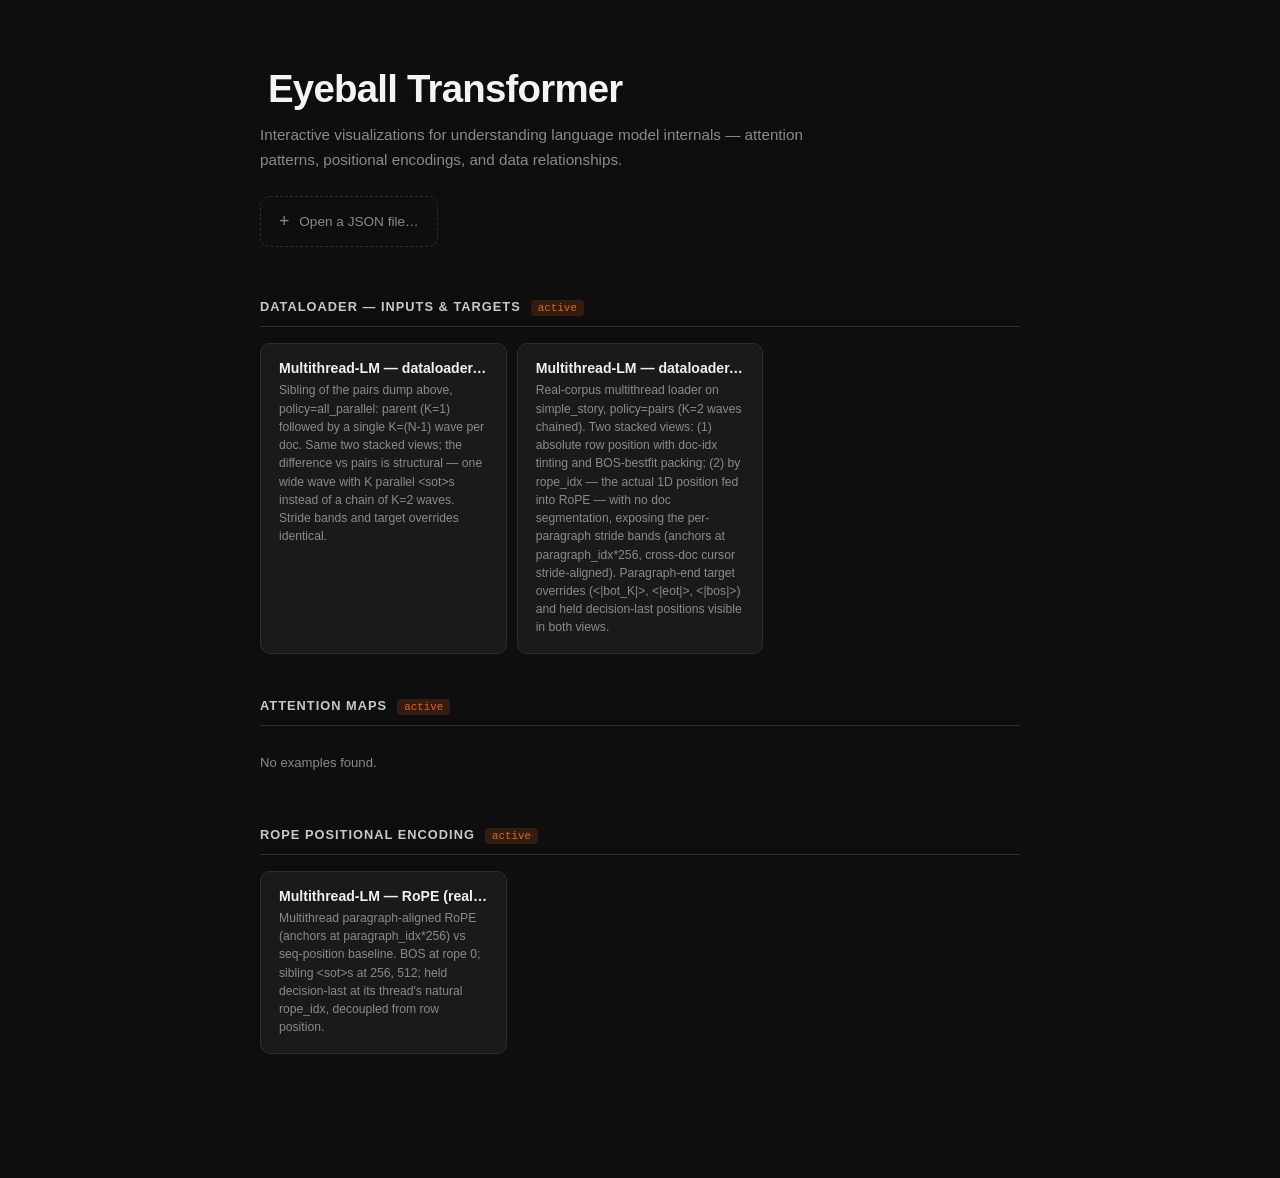
<file: index.html>
<!doctype html>
<html lang="en">
    <head>
        <meta charset="utf-8" />
        <title>Eyeball Transformer</title>
        <style>
            :root {
                --bg: #0e0e0e;
                --card: #1a1a1a;
                --card-border: #2e2e2e;
                --text: #e6e6e6;
                --text-dim: #8a8a8a;
                --text-muted: #c9c9c9;
                --accent: #dc641e;
                --accent-soft: rgba(220, 100, 30, 0.12);
                --coming-soon: #3a3a3a;
            }
            * {
                box-sizing: border-box;
            }
            body {
                background: var(--bg);
                color: var(--text);
                font-family:
                    ui-sans-serif,
                    -apple-system,
                    "Segoe UI",
                    Roboto,
                    Helvetica,
                    Arial,
                    sans-serif;
                margin: 0;
                padding: 40px 24px 80px;
            }

            /* ── hero ── */
            .hero {
                max-width: 760px;
                margin: 0 auto 52px;
            }
            .hero p {
                margin: 0 0 24px;
                color: var(--text-dim);
                font-size: 0.95rem;
                line-height: 1.65;
                max-width: 580px;
            }

            /* drop zone */
            .drop-zone {
                display: flex;
                align-items: center;
                gap: 10px;
                border: 1px dashed var(--card-border);
                border-radius: 10px;
                padding: 14px 18px;
                cursor: pointer;
                transition:
                    border-color 0.15s,
                    background 0.15s;
                width: fit-content;
                font-size: 0.85rem;
                color: var(--text-dim);
            }
            .drop-zone:hover,
            .drop-zone.drag-over {
                border-color: var(--accent);
                background: var(--accent-soft);
                color: var(--text-muted);
            }
            .drop-zone input {
                display: none;
            }
            .drop-icon {
                font-size: 1.1rem;
            }

            /* ── section ── */
            .section {
                max-width: 760px;
                margin: 0 auto 44px;
            }
            .section-head {
                display: flex;
                align-items: baseline;
                gap: 10px;
                margin-bottom: 16px;
                border-bottom: 1px solid var(--card-border);
                padding-bottom: 10px;
            }
            .section-title {
                font-size: 0.8rem;
                font-weight: 600;
                letter-spacing: 0.08em;
                text-transform: uppercase;
                color: var(--text-muted);
                margin: 0;
            }
            .section-badge {
                font-size: 0.68rem;
                font-family: ui-monospace, SFMono-Regular, Menlo, monospace;
                padding: 2px 7px;
                border-radius: 4px;
                background: rgba(255, 255, 255, 0.06);
                color: var(--text-dim);
            }
            .section-badge.active {
                background: rgba(220, 100, 30, 0.18);
                color: var(--accent);
            }

            /* ── example grid ── */
            .grid {
                display: grid;
                grid-template-columns: repeat(auto-fill, minmax(200px, 1fr));
                gap: 10px;
            }

            .ex-card {
                display: block;
                background: var(--card);
                border: 1px solid var(--card-border);
                border-radius: 10px;
                padding: 16px 18px;
                text-decoration: none;
                color: inherit;
                transition:
                    border-color 0.12s,
                    background 0.12s,
                    transform 0.1s;
                cursor: pointer;
            }
            .ex-card:hover {
                border-color: #444;
                background: #212121;
                transform: translateY(-1px);
            }
            .ex-card-name {
                font-size: 0.88rem;
                font-weight: 600;
                color: #f0f0f0;
                margin: 0 0 5px;
                white-space: nowrap;
                overflow: hidden;
                text-overflow: ellipsis;
            }
            .ex-card-desc {
                font-size: 0.76rem;
                color: var(--text-dim);
                line-height: 1.5;
                margin: 0;
            }

            /* coming soon cards */
            .cs-grid {
                display: grid;
                grid-template-columns: repeat(auto-fill, minmax(200px, 1fr));
                gap: 10px;
            }
            .cs-card {
                background: rgba(255, 255, 255, 0.02);
                border: 1px dashed #2a2a2a;
                border-radius: 10px;
                padding: 16px 18px;
                opacity: 0.55;
            }
            .cs-card-name {
                font-size: 0.88rem;
                font-weight: 600;
                color: var(--text-dim);
                margin: 0 0 5px;
            }
            .cs-card-desc {
                font-size: 0.76rem;
                color: #555;
                line-height: 1.5;
                margin: 0;
            }
        </style>
    </head>
    <body>
        <header id="shell" data-page="home"></header>

        <div class="hero">
            <p>
                Interactive visualizations for understanding language model
                internals — attention patterns, positional encodings, and data
                relationships.
            </p>

            <label class="drop-zone" id="drop-zone">
                <span class="drop-icon">+</span>
                <span id="drop-label">Open a JSON file…</span>
                <input type="file" accept=".json" id="file-input" />
            </label>
        </div>

        <div class="section" id="dataloader-section">
            <div class="section-head">
                <h2 class="section-title">Dataloader — Inputs &amp; Targets</h2>
                <span class="section-badge active">active</span>
            </div>
            <div class="grid" id="dataloader-grid">
                <div class="ex-card" style="opacity: 0.4; cursor: default">
                    Loading…
                </div>
            </div>
        </div>

        <div class="section" id="attention-section">
            <div class="section-head">
                <h2 class="section-title">Attention Maps</h2>
                <span class="section-badge active">active</span>
            </div>
            <div class="grid" id="attention-grid">
                <div class="ex-card" style="opacity: 0.4; cursor: default">
                    Loading…
                </div>
            </div>
        </div>

        <div class="section" id="rope-section">
            <div class="section-head">
                <h2 class="section-title">RoPE Positional Encoding</h2>
                <span class="section-badge active">active</span>
            </div>
            <div class="grid" id="rope-grid">
                <div class="ex-card" style="opacity: 0.4; cursor: default">
                    Loading…
                </div>
            </div>
        </div>

        <script>
            // NOTE: type "trace" (generation traces) is deliberately absent —
            // the trace schema and renderer are being rewritten. Trace files in
            // examples/ are ignored by the index until the new viewer lands.
            const VIEWER_MAP = {
                dataloader: "dataloader.html",
                attention: "attention.html",
                rope: "rope.html",
            };
            const GRID_MAP = {
                dataloader: "dataloader-grid",
                attention: "attention-grid",
                rope: "rope-grid",
            };

            function inferType(filename) {
                const f = filename.toLowerCase();
                if (f.includes("dataloader")) return "dataloader";
                if (f.includes("attn") || f.includes("attention"))
                    return "attention";
                if (f.includes("rope")) return "rope";
                return "trace";
            }

            function prettyTitle(filename) {
                return filename.replace(/\.json$/i, "").replace(/_/g, " ");
            }

            async function discoverFiles() {
                // examples/_files.json is generated by serve.py at startup
                // (local dev) and committed for GitHub Pages — GH Pages does
                // not expose directory listings, so a static index is needed.
                const res = await fetch("examples/_files.json");
                if (!res.ok)
                    throw new Error(
                        "Could not load examples/_files.json: " +
                            res.statusText,
                    );
                const files = await res.json();
                return files.filter(
                    (f) =>
                        f.endsWith(".json") &&
                        f !== "manifest.json" &&
                        f !== "_files.json",
                );
            }

            async function loadManifestMeta() {
                try {
                    const res = await fetch("examples/manifest.json");
                    if (!res.ok) return {};
                    const items = await res.json();
                    const m = {};
                    for (const it of items) {
                        const base = (it.file || "").split("/").pop();
                        if (base) m[base] = it;
                    }
                    return m;
                } catch (e) {
                    return {};
                }
            }

            async function loadIndex() {
                const grids = Object.fromEntries(
                    Object.entries(GRID_MAP).map(([type, id]) => [
                        type,
                        document.getElementById(id),
                    ]),
                );
                let files, meta;
                try {
                    [files, meta] = await Promise.all([
                        discoverFiles(),
                        loadManifestMeta(),
                    ]);
                } catch (e) {
                    for (const grid of Object.values(grids)) {
                        grid.innerHTML = `<p style="color:#ff6b6b;font-size:0.82rem">Could not list examples: ${esc(e.message)}</p>`;
                    }
                    return;
                }

                const byType = {};
                for (const type of Object.keys(GRID_MAP)) byType[type] = [];
                for (const file of files) {
                    const m = meta[file] || {};
                    const type = m.type || inferType(file);
                    if (!byType[type]) byType[type] = [];
                    byType[type].push({
                        file,
                        type,
                        title: m.title || prettyTitle(file),
                        description: m.description || "",
                    });
                }
                for (const arr of Object.values(byType)) {
                    arr.sort((a, b) => a.title.localeCompare(b.title));
                }

                for (const type of Object.keys(GRID_MAP)) {
                    const grid = grids[type];
                    const items = byType[type] || [];
                    grid.innerHTML = "";
                    if (items.length === 0) {
                        grid.innerHTML =
                            '<p style="color:var(--text-dim);font-size:0.82rem">No examples found.</p>';
                        continue;
                    }
                    for (const item of items) {
                        const viewer = VIEWER_MAP[type];
                        const a = document.createElement("a");
                        a.className = "ex-card";
                        a.href = `${viewer}?trace=./examples/${item.file}`;
                        a.innerHTML = `<p class="ex-card-name">${esc(item.title)}</p><p class="ex-card-desc">${esc(item.description)}</p>`;
                        grid.appendChild(a);
                    }
                }
            }

            function esc(s) {
                return String(s)
                    .replace(/&/g, "&amp;")
                    .replace(/</g, "&lt;")
                    .replace(/>/g, "&gt;")
                    .replace(/"/g, "&quot;");
            }

            function openFile(file) {
                if (!file || !file.name.endsWith(".json")) return;
                const viewer = VIEWER_MAP[inferType(file.name)];
                if (!viewer) {
                    document.getElementById("drop-label").textContent =
                        "Generation-trace viewer is being rewritten — dataloader / attention / rope files only for now.";
                    return;
                }
                const url = URL.createObjectURL(file);
                window.location.href = `${viewer}?trace=${encodeURIComponent(url)}`;
            }

            // project-shell injection
            const shellScript = document.createElement("script");
            shellScript.src = "shell.js";
            document.head.appendChild(shellScript);

            document
                .getElementById("file-input")
                .addEventListener("change", (e) => openFile(e.target.files[0]));

            const dz = document.getElementById("drop-zone");
            dz.addEventListener("dragover", (e) => {
                e.preventDefault();
                dz.classList.add("drag-over");
            });
            dz.addEventListener("dragleave", () =>
                dz.classList.remove("drag-over"),
            );
            dz.addEventListener("drop", (e) => {
                e.preventDefault();
                dz.classList.remove("drag-over");
                openFile(e.dataTransfer.files[0]);
            });

            loadIndex();
        </script>
    </body>
</html>
</file>
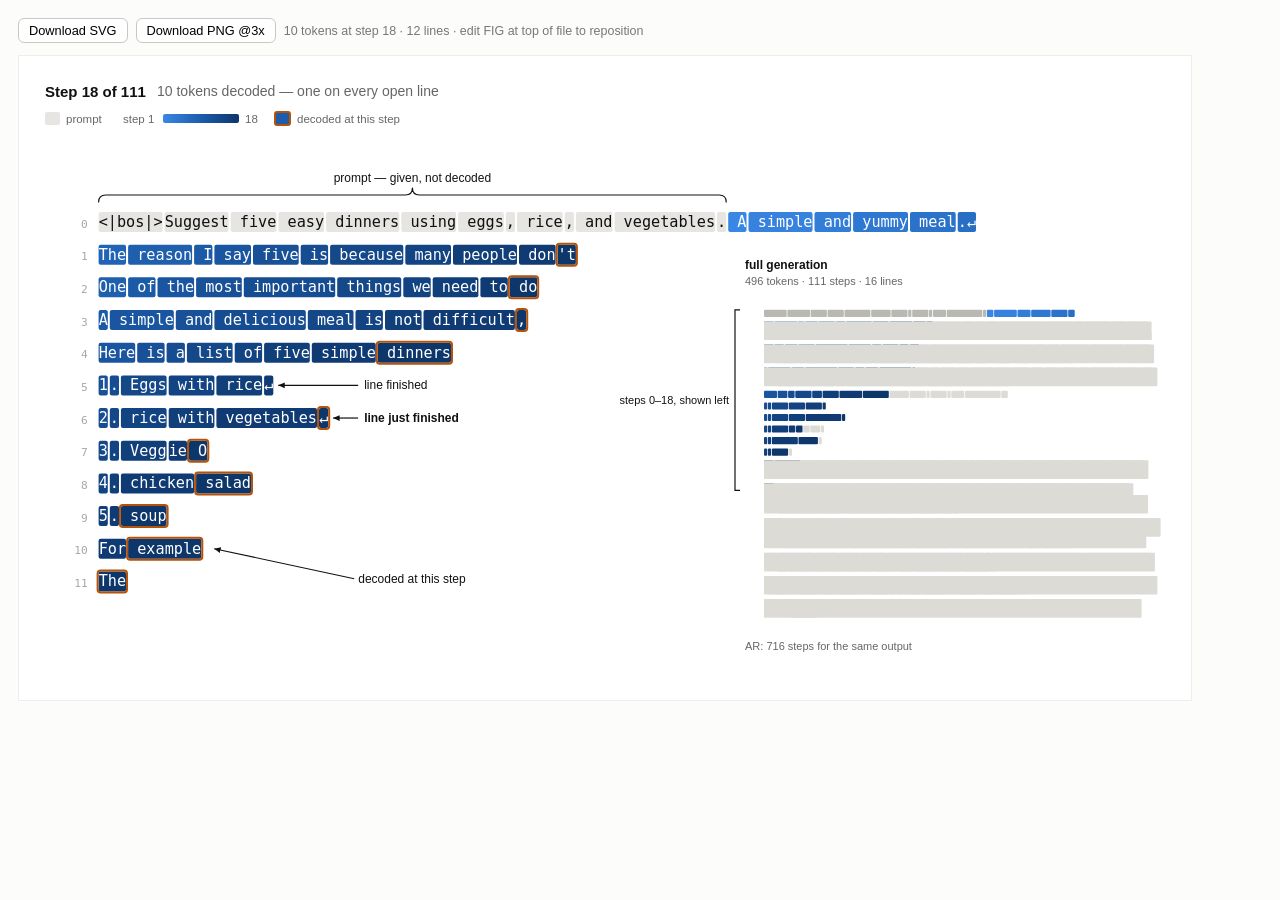
<file: _fx.html>
<!doctype html>
<html lang="en">
<head>
<meta charset="utf-8">
<title>Figure — LCLM step 18</title>
<link rel="stylesheet" href="base.css">
<link rel="stylesheet" href="viewer.css">
<style>
  body { background:#fff; margin:18px; font-family:ui-sans-serif,-apple-system,sans-serif; }
  #bar { margin-bottom:12px; display:flex; gap:8px; align-items:center; }
  #bar button { font:inherit; font-size:.8rem; padding:4px 10px; border:1px solid #c9c8c4;
                background:#fff; border-radius:6px; cursor:pointer; }
  #measure { position:absolute; left:-99999px; top:0; }
  #measure .tr-body { width:940px; border:none; background:#fff; margin:0; }
  #stage svg { max-width:100%; height:auto; border:1px solid #eee; }
</style>
</head>
<body class="tr-paper">

<div id="bar">
  <button id="dl-svg">Download SVG</button>
  <button id="dl-png">Download PNG @3x</button>
  <span id="note" style="font-size:.78rem;color:#777"></span>
</div>
<div id="stage"></div>
<div id="measure"></div>

<script src="trace-model.js"></script>
<script>
// ---------------------------------------------------------------- config
// Every position lives here. Move an ingredient = change one number.
const FIG = {
  file: './examples/generation/cdlm_vs_ar_d24r20_daily.json',
  seqName: 'CDLM d24r20 · egg/rice dinners',
  arName:  'AR d24r20 · egg/rice dinners',
  step: 18,
  pad: 26,

  // 'visible' — ramp spans only the steps on screen, so step 18 is the deepest
  // 'full'    — ramp spans all 111 steps (steps 1-18 use only its first 15%)
  // 'flat'    — one colour for every output token, no step encoding
  colorMode: 'visible',

  title:   { x: 0,   y: 4 },
  legend:  { x: 0,   y: 30 },
  trace:   { x: 0,   y: 108 },
  // minimap of the whole generation; fullWidth = px the full run is measured
  // at before being scaled down to w
  panel:   { x: 700, y: 178, w: 420, fullWidth: 1150,
             label: 'full generation', tag: 'steps 0–18, shown left' },

  brace:   { dy: 10, depth: 14, gap: 6, label: 'prompt — given, not decoded' },
  callout: { line: 10, dx: 150, dy: 30, label: 'decoded at this step' },
  retire:  { dx: 30, items: [
             { line: 5, label: 'line finished' },
             { line: 6, label: 'line just finished', strong: true } ] },
};

const RAMP = ['#3987e5', '#1c5cab', '#0d366b'];
const FLAT = '#1c5cab';
const PROMPT_BG = '#e6e5e1', RING = '#b45309';
const MAP_PALE = '#dcdbd6', MAP_PROMPT = '#b9b8b2';   // minimap: undecoded / prompt
const INK = '#111';            // annotation layer — neutral by design
const MUTED = '#666';
const SANS = 'ui-sans-serif,-apple-system,"Segoe UI",Roboto,Helvetica,Arial,sans-serif';

// ---------------------------------------------------------------- helpers
const esc = s => String(s).replace(/&/g,'&amp;').replace(/</g,'&lt;').replace(/>/g,'&gt;');
const hexRgb = h => [1,3,5].map(i => parseInt(h.slice(i,i+2),16));
function rampAt(f){
  const s = RAMP.map(hexRgb), x = Math.max(0,Math.min(1,f))*(s.length-1);
  const i = Math.min(s.length-2, Math.floor(x)), t = x-i;
  return 'rgb(' + s[i].map((a,j)=>Math.round(a+(s[i+1][j]-a)*t)).join(',') + ')';
}
const txt = (x,y,s,o={}) =>
  `<text x="${x}" y="${y}" font-family="${o.ff||SANS}" font-size="${o.fs||12}"` +
  ` fill="${o.fill||INK}" font-weight="${o.fw||400}"` +
  ` text-anchor="${o.anchor||'start'}"${o.baseline?` dominant-baseline="${o.baseline}"`:''}` +
  `${o.pre?' xml:space="preserve"':''}>${esc(s)}</text>`;
const g = (x,y,body) => `<g transform="translate(${x},${y})">${body}</g>`;

// ---------------------------------------------------------------- measure
// Render the block as real DOM once, read geometry, then draw as pure SVG.
let M = null, MF = null;
function measure(seq, step, width){
  const host = document.getElementById('measure');
  host.innerHTML = `<div class="tr-body" id="mb" style="width:${width||940}px"></div>`;
  const mb = document.getElementById('mb');
  const max = lastStep(seq);
  const lines = layoutLines(seq, tokensAtStep(seq, step));
  mb.innerHTML = lines.map((l,i) =>
    `<div class="tr-line"><span class="tr-line-idx">${i}</span><span class="tr-line-toks">` +
    l.map((t,j) => {
      const p = t.step === 0, now = t.step === step;
      const den = Math.max(1, (FIG.colorMode === 'visible' ? step : max) - 1);
      const bg = p ? PROMPT_BG
               : FIG.colorMode === 'flat' ? FLAT
               : rampAt((t.step-1)/den);
      return `<span class="tr-tok${now?' tr-tok-now':''}" data-l="${i}" data-j="${j}"` +
             ` data-step="${t.step}" data-prompt="${p}"` +
             ` style="background:${bg};color:${p?'#101010':'#fff'}` +
             `${now?';box-shadow:0 0 0 2px '+RING:''}">${esc(t.char.replace(/\n/g,'↵'))}</span>`;
    }).join('') + '</span></div>').join('');

  const box = mb.getBoundingClientRect();
  const rel = r => ({ x:r.left-box.left, y:r.top-box.top, w:r.width, h:r.height });
  const toks = [...mb.querySelectorAll('.tr-tok')].map(el => ({
    el, r: rel(el.getBoundingClientRect()),
    line:+el.dataset.l, step:+el.dataset.step, prompt:el.dataset.prompt==='true',
    now: el.classList.contains('tr-tok-now'),
    text: el.textContent, cs: getComputedStyle(el),
  }));
  const idx = [...mb.querySelectorAll('.tr-line-idx')].map(el => ({
    el, r: rel(el.getBoundingClientRect()), cs:getComputedStyle(el), text:el.textContent,
  }));
  return { w: Math.ceil(mb.scrollWidth), h: Math.ceil(mb.scrollHeight), toks, idx, lines, max };
}
const lineTokens = l => M.toks.filter(t => t.line === l);
const lineRight  = l => Math.max(...lineTokens(l).map(t => t.r.x + t.r.w));
const lineTop    = l => Math.min(...lineTokens(l).map(t => t.r.y));
const lineBot    = l => Math.max(...lineTokens(l).map(t => t.r.y + t.r.h));

// ---------------------------------------------------------------- 1. trace
function ingTrace(){
  const out = [];
  for (const i of M.idx)
    out.push(txt(i.r.x+i.r.w, i.r.y+i.r.h/2, i.text,
      { ff:i.cs.fontFamily, fs:i.cs.fontSize, fill:i.cs.color, anchor:'end', baseline:'central' }));
  for (const t of M.toks){
    if (!t.r.w) continue;
    out.push(`<rect x="${t.r.x.toFixed(1)}" y="${t.r.y.toFixed(1)}" width="${t.r.w.toFixed(1)}"` +
             ` height="${t.r.h.toFixed(1)}" rx="2" fill="${t.cs.backgroundColor}"/>`);
    if (t.now)
      out.push(`<rect x="${(t.r.x-1).toFixed(1)}" y="${(t.r.y-1).toFixed(1)}"` +
               ` width="${(t.r.w+2).toFixed(1)}" height="${(t.r.h+2).toFixed(1)}"` +
               ` rx="3" fill="none" stroke="${RING}" stroke-width="2"/>`);
    out.push(txt(t.r.x, t.r.y+t.r.h/2, t.text,
      { ff:t.cs.fontFamily, fs:t.cs.fontSize, fill:t.cs.color, baseline:'central', pre:true }));
  }
  return out.join('');
}

// ---------------------------------------------------------------- 2. title
function ingTitle(D){
  return txt(0, 0, `Step ${FIG.step} of ${D.totalSteps}`, { fs:15, fw:700, baseline:'hanging' }) +
         txt(112, 0, `${D.nAtStep} tokens decoded — one on every open line`,
             { fs:14, fill:MUTED, baseline:'hanging' });
}

// ---------------------------------------------------------------- 3. legend
function ingLegend(D){
  const items = [];
  let x = 0;
  const chip = (fill, stroke) =>
    `<rect x="${x}" y="0" width="15" height="13" rx="2" fill="${fill}"` +
    (stroke?` stroke="${stroke}" stroke-width="2"`:'') + `/>`;
  items.push(chip(PROMPT_BG)); items.push(txt(x+21, 7, 'prompt', {fs:11.5, fill:MUTED, baseline:'central'}));
  x += 78;
  if (FIG.colorMode === 'flat') {
    items.push(chip(FLAT));
    items.push(txt(x+21, 7, 'decoded output', {fs:11.5, fill:MUTED, baseline:'central'}));
    x += 130;
  } else {
    const end = FIG.colorMode === 'visible' ? FIG.step : D.totalSteps;
    items.push(`<defs><linearGradient id="lg">` +
      RAMP.map((c,i)=>`<stop offset="${i/(RAMP.length-1)*100}%" stop-color="${c}"/>`).join('') +
      `</linearGradient></defs>`);
    items.push(txt(x, 7, 'step 1', {fs:11.5, fill:MUTED, baseline:'central'}));
    items.push(`<rect x="${x+40}" y="2" width="76" height="9" rx="2" fill="url(#lg)"/>`);
    items.push(txt(x+122, 7, `${end}`, {fs:11.5, fill:MUTED, baseline:'central'}));
    x += 152;
  }
  // mid-ramp fill: the ring is the message here, not the step depth
  items.push(chip(FIG.colorMode === 'flat' ? FLAT : rampAt(0.5), RING));
  items.push(txt(x+22, 7, 'decoded at this step', {fs:11.5, fill:MUTED, baseline:'central'}));
  return items.join('');
}

// ---------------------------------------------------------------- 4. brace
function ingPromptBrace(){
  const p = M.toks.filter(t => t.prompt);
  if (!p.length) return '';
  const x0 = Math.min(...p.map(t=>t.r.x)), x1 = Math.max(...p.map(t=>t.r.x+t.r.w));
  const y  = Math.min(...p.map(t=>t.r.y)) - FIG.brace.dy;
  const mid = (x0+x1)/2, h = FIG.brace.depth, q = Math.min(h/2, (x1-x0)/8);
  // curly brace, arms down at x0/x1, tip up at the midpoint
  const d = `M${x0},${y}` +
            `q0,${-q} ${q},${-q}` +
            `h${mid-x0-q*2}` +
            `q${q},0 ${q},${-q}` +
            `q0,${q} ${q},${q}` +
            `h${x1-mid-q*2}` +
            `q${q},0 ${q},${q}`;
  return `<path d="${d}" fill="none" stroke="${INK}" stroke-width="1.2"` +
         ` stroke-linecap="round" stroke-linejoin="round"/>` +
         txt(mid, y-q*2-FIG.brace.gap, FIG.brace.label, { fs:12, anchor:'middle' });
}

// ---------------------------------------------------------------- 5. callout
function ingCallout(){
  const t = lineTokens(FIG.callout.line).find(t => t.now);
  if (!t) return '';
  const ax = t.r.x + t.r.w + 3, ay = t.r.y + t.r.h/2;
  const lx = ax + FIG.callout.dx, ly = ay + FIG.callout.dy;
  return `<path d="M${lx},${ly} L${ax+10},${ay}" fill="none" stroke="${INK}"` +
         ` stroke-width="1.2" marker-end="url(#ar)"/>` +
         txt(lx+4, ly, FIG.callout.label, { fs:12, baseline:'central' });
}

// ---------------------------------------------------------------- 6. retire
function ingRetire(){
  const x = Math.max(...FIG.retire.items.map(i => lineRight(i.line))) + FIG.retire.dx;
  return FIG.retire.items.map(it => {
    const ts = lineTokens(it.line);
    const last = ts[ts.length-1];
    const y = last.r.y + last.r.h/2;
    return `<path d="M${x},${y} H${last.r.x+last.r.w+5}" fill="none" stroke="${INK}"` +
           ` stroke-width="1.2" marker-end="url(#ar)"/>` +
           txt(x+6, y, it.label, { fs:12, fw: it.strong?600:400, baseline:'central' });
  }).join('');
}

// ------------------------------------------------- 7. panel (full-run minimap)
function ingMinimap(D){
  const s = FIG.panel.w / MF.w;
  const out = [];
  const shown = MF.toks.filter(t => t.step <= FIG.step);
  const y0 = Math.min(...shown.map(t => t.r.y)) * s;
  const y1 = Math.max(...shown.map(t => t.r.y + t.r.h)) * s;
  const top = 42;

  out.push(txt(0, 0, FIG.panel.label, { fs:12, fw:600, baseline:'hanging' }));
  out.push(txt(0, 17, `${D.nTokens} tokens · ${D.totalSteps} steps · ${MF.lines.length} lines`,
    { fs:11, fill:MUTED, baseline:'hanging' }));

  for (const t of MF.toks){
    if (!t.r.w) continue;
    const fill = t.prompt ? MAP_PROMPT
               : t.step <= FIG.step ? rampAt((t.step-1)/Math.max(1, FIG.step-1))
               : MAP_PALE;
    out.push(`<rect x="${(t.r.x*s).toFixed(1)}" y="${(top + t.r.y*s).toFixed(1)}"` +
             ` width="${Math.max(0.9, t.r.w*s).toFixed(1)}"` +
             ` height="${(t.r.h*s).toFixed(1)}" rx="1" fill="${fill}"/>`);
  }

  const bx = -10;
  out.push(`<path d="M${bx+5},${(top+y0).toFixed(1)} H${bx} V${(top+y1).toFixed(1)} H${bx+5}"` +
           ` fill="none" stroke="${INK}" stroke-width="1.2"/>`);
  out.push(txt(bx-6, top+(y0+y1)/2, FIG.panel.tag, { fs:11, anchor:'end', baseline:'central' }));
  out.push(txt(0, top + MF.h*s + 16,
    `AR: ${D.arSteps} steps for the same output`, { fs:11, fill:MUTED, baseline:'hanging' }));
  return out.join('');
}

// ---------------------------------------------------------------- compose
function compose(D){
  const parts =
    g(FIG.title.x,  FIG.title.y,  ingTitle(D)) +
    g(FIG.legend.x, FIG.legend.y, ingLegend(D)) +
    g(FIG.trace.x,  FIG.trace.y,
       ingTrace() + ingPromptBrace() + ingCallout() + ingRetire()) +
    g(FIG.panel.x,  FIG.panel.y,  ingMinimap(D));
  const mapH = 42 + MF.h * (FIG.panel.w / MF.w) + 34;
  const W = Math.max(FIG.trace.x + M.w, FIG.panel.x + FIG.panel.w);
  const H = Math.max(FIG.trace.y + M.h + 60, FIG.panel.y + mapH);
  const p = FIG.pad;
  return `<svg xmlns="http://www.w3.org/2000/svg" width="${W+p*2}" height="${H+p*2}"` +
    ` viewBox="${-p} ${-p} ${W+p*2} ${H+p*2}">` +
    `<defs><marker id="ar" viewBox="0 0 10 10" refX="9" refY="5" markerWidth="6" markerHeight="6"` +
    ` orient="auto-start-reverse"><path d="M0,1 L9,5 L0,9 z" fill="${INK}"/></marker></defs>` +
    `<rect x="${-p}" y="${-p}" width="${W+p*2}" height="${H+p*2}" fill="#ffffff"/>` +
    parts + `</svg>`;
}

// ---------------------------------------------------------------- run
function perStep(seq){
  const n = lastStep(seq), a = Array(n+1).fill(0);
  for (const t of seq.tokens) a[t.step]++;
  return a;
}
function download(href, name){ const a=document.createElement('a'); a.href=href; a.download=name; a.click(); }

const _cm = new URLSearchParams(location.search).get('color');
if (_cm) FIG.colorMode = _cm;

((doc) => {
  const seq = doc.sequences.find(s => s.name === FIG.seqName);
  const ar  = doc.sequences.find(s => s.name === FIG.arName);
  seq.offset ??= doc.offset; seq.model ??= 'lclm';
  const D = {
    totalSteps: lastStep(seq),
    nTokens: seq.tokens.length,
    nAtStep: seq.tokens.filter(t => t.step === FIG.step).length,
    arSteps: lastStep(ar),
  };
  MF = measure(seq, D.totalSteps, FIG.panel.fullWidth);
  M  = measure(seq, FIG.step);
  const svg = compose(D);
  document.getElementById('stage').innerHTML = svg;
  document.getElementById('note').textContent =
    `${D.nAtStep} tokens at step ${FIG.step} · ${M.lines.length} lines · edit FIG at top of file to reposition`;
  document.getElementById('dl-svg').onclick = () => {
    const url = URL.createObjectURL(new Blob([svg], {type:'image/svg+xml'}));
    download(url, `figure-lclm-step${FIG.step}.svg`); setTimeout(()=>URL.revokeObjectURL(url), 1000);
  };
  document.getElementById('dl-png').onclick = () => {
    const m2 = svg.match(/width="(\d+)" height="(\d+)"/), W=+m2[1], H=+m2[2], k=3;
    const img = new Image();
    img.onload = () => {
      const c = document.createElement('canvas'); c.width=W*k; c.height=H*k;
      const cx = c.getContext('2d'); cx.scale(k,k); cx.drawImage(img,0,0);
      download(c.toDataURL('image/png'), `figure-lclm-step${FIG.step}.png`);
    };
    img.src = 'data:image/svg+xml;charset=utf-8,' + encodeURIComponent(svg);
  };
})({"offset":256,"sequences":[{"name":"CDLM d24r20 · egg/rice dinners","offset":256,"tokens":[{"id":65527,"char":"<|bos|>","rope":0,"step":0},{"id":31326,"char":"Suggest","rope":1,"step":0},{"id":2127,"char":" five","rope":2,"step":0},{"id":2431,"char":" easy","rope":3,"step":0},{"id":45182,"char":" dinners","rope":4,"step":0},{"id":1034,"char":" using","rope":5,"step":0},{"id":4453,"char":" eggs","rope":6,"step":0},{"id":44,"char":",","rope":7,"step":0},{"id":6613,"char":" rice","rope":8,"step":0},{"id":44,"char":",","rope":9,"step":0},{"id":288,"char":" and","rope":10,"step":0},{"id":4372,"char":" vegetables","rope":11,"step":0},{"id":46,"char":".","rope":12,"step":0},{"id":334,"char":" A","rope":13,"step":1},{"id":2149,"char":" simple","rope":14,"step":2},{"id":288,"char":" and","rope":15,"step":3},{"id":58859,"char":" yummy","rope":16,"step":4},{"id":6504,"char":" meal","rope":17,"step":5},{"id":307,"char":".\n","rope":18,"step":6},{"id":449,"char":"The","rope":256,"step":8},{"id":2054,"char":" reason","rope":257,"step":9},{"id":2956,"char":"One","rope":512,"step":9},{"id":338,"char":" I","rope":258,"step":10},{"id":281,"char":" of","rope":513,"step":10},{"id":65,"char":"A","rope":768,"step":10},{"id":1527,"char":" say","rope":259,"step":11},{"id":261,"char":" the","rope":514,"step":11},{"id":2149,"char":" simple","rope":769,"step":11},{"id":4319,"char":"Here","rope":1024,"step":11},{"id":2127,"char":" five","rope":260,"step":12},{"id":669,"char":" most","rope":515,"step":12},{"id":288,"char":" and","rope":770,"step":12},{"id":309,"char":" is","rope":1025,"step":12},{"id":49,"char":"1","rope":1280,"step":12},{"id":309,"char":" is","rope":261,"step":13},{"id":945,"char":" important","rope":516,"step":13},{"id":14071,"char":" delicious","rope":771,"step":13},{"id":257,"char":" a","rope":1026,"step":13},{"id":46,"char":".","rope":1281,"step":13},{"id":50,"char":"2","rope":1536,"step":13},{"id":901,"char":" because","rope":262,"step":14},{"id":1534,"char":" things","rope":517,"step":14},{"id":6504,"char":" meal","rope":772,"step":14},{"id":1594,"char":" list","rope":1027,"step":14},{"id":25294,"char":" Eggs","rope":1282,"step":14},{"id":46,"char":".","rope":1537,"step":14},{"id":51,"char":"3","rope":1792,"step":14},{"id":733,"char":" many","rope":263,"step":15},{"id":384,"char":" we","rope":518,"step":15},{"id":309,"char":" is","rope":773,"step":15},{"id":281,"char":" of","rope":1028,"step":15},{"id":353,"char":" with","rope":1283,"step":15},{"id":6613,"char":" rice","rope":1538,"step":15},{"id":46,"char":".","rope":1793,"step":15},{"id":52,"char":"4","rope":2048,"step":15},{"id":637,"char":" people","rope":264,"step":16},{"id":686,"char":" need","rope":519,"step":16},{"id":434,"char":" not","rope":774,"step":16},{"id":2127,"char":" five","rope":1029,"step":16},{"id":6613,"char":" rice","rope":1284,"step":16},{"id":353,"char":" with","rope":1539,"step":16},{"id":61680,"char":" Vegg","rope":1794,"step":16},{"id":46,"char":".","rope":2049,"step":16},{"id":53,"char":"5","rope":2304,"step":16},{"id":1294,"char":" don","rope":265,"step":17},{"id":287,"char":" to","rope":520,"step":17},{"id":1775,"char":" difficult","rope":775,"step":17},{"id":2149,"char":" simple","rope":1030,"step":17},{"id":10,"char":"\n","rope":1285,"step":17},{"id":4372,"char":" vegetables","rope":1540,"step":17},{"id":627,"char":"ie","rope":1795,"step":17},{"id":8702,"char":" chicken","rope":2050,"step":17},{"id":46,"char":".","rope":2305,"step":17},{"id":1940,"char":"For","rope":2560,"step":17},{"id":1390,"char":"'t","rope":266,"step":18},{"id":519,"char":" do","rope":521,"step":18},{"id":44,"char":",","rope":776,"step":18},{"id":45182,"char":" dinners","rope":1031,"step":18},{"id":10,"char":"\n","rope":1541,"step":18},{"id":489,"char":" O","rope":1796,"step":18},{"id":17213,"char":" salad","rope":2051,"step":18},{"id":15717,"char":" soup","rope":2306,"step":18},{"id":1182,"char":" example","rope":2561,"step":18},{"id":449,"char":"The","rope":2816,"step":18},{"id":823,"char":" get","rope":267,"step":19},{"id":283,"char":" in","rope":522,"step":19},{"id":540,"char":" but","rope":777,"step":19},{"id":1034,"char":" using","rope":1032,"step":19},{"id":1339,"char":"me","rope":1797,"step":19},{"id":10,"char":"\n","rope":2052,"step":19},{"id":10,"char":"\n","rope":2307,"step":19},{"id":44,"char":",","rope":2562,"step":19},{"id":6613,"char":" rice","rope":2817,"step":19},{"id":1940,"char":"For","rope":3072,"step":19},{"id":356,"char":" it","rope":268,"step":20},{"id":976,"char":" life","rope":523,"step":20},{"id":384,"char":" we","rope":778,"step":20},{"id":4453,"char":" eggs","rope":1033,"step":20},{"id":1962,"char":"let","rope":1798,"step":20},{"id":351,"char":" an","rope":2563,"step":20},{"id":490,"char":" will","rope":2818,"step":20},{"id":1182,"char":" example","rope":3073,"step":20},{"id":1138,"char":"This","rope":3328,"step":20},{"id":46,"char":".","rope":269,"step":21},{"id":309,"char":" is","rope":524,"step":21},{"id":1197,"char":" must","rope":779,"step":21},{"id":44,"char":",","rope":1034,"step":21},{"id":10,"char":"\n","rope":1799,"step":21},{"id":2431,"char":" easy","rope":2564,"step":21},{"id":311,"char":" be","rope":2819,"step":21},{"id":44,"char":",","rope":3074,"step":21},{"id":309,"char":" is","rope":3329,"step":21},{"id":18272,"char":"Question","rope":3584,"step":21},{"id":2086,"char":" One","rope":270,"step":22},{"id":287,"char":" to","rope":525,"step":22},{"id":434,"char":" not","rope":780,"step":22},{"id":6613,"char":" rice","rope":1035,"step":22},{"id":11211,"char":" dinner","rope":2565,"step":22},{"id":261,"char":" the","rope":2820,"step":22},{"id":257,"char":" a","rope":3075,"step":22},{"id":257,"char":" a","rope":3330,"step":22},{"id":58,"char":":","rope":3585,"step":22},{"id":281,"char":" of","rope":271,"step":23},{"id":2491,"char":" eat","rope":526,"step":23},{"id":6592,"char":" forget","rope":781,"step":23},{"id":44,"char":",","rope":1036,"step":23},{"id":400,"char":" can","rope":2566,"step":23},{"id":1076,"char":" main","rope":2821,"step":23},{"id":2149,"char":" simple","rope":3076,"step":23},{"id":1202,"char":" great","rope":3331,"step":23},{"id":8934,"char":" Which","rope":3586,"step":23},{"id":261,"char":" the","rope":272,"step":24},{"id":2100,"char":" healthy","rope":527,"step":24},{"id":332,"char":" that","rope":782,"step":24},{"id":288,"char":" and","rope":1037,"step":24},{"id":311,"char":" be","rope":2567,"step":24},{"id":11127,"char":" ingredient","rope":2822,"step":24},{"id":17213,"char":" salad","rope":3077,"step":24},{"id":903,"char":" way","rope":3332,"step":24},{"id":281,"char":" of","rope":3587,"step":24},{"id":1076,"char":" main","rope":273,"step":25},{"id":2509,"char":" foods","rope":528,"step":25},{"id":641,"char":" there","rope":783,"step":25},{"id":4372,"char":" vegetables","rope":1038,"step":25},{"id":351,"char":" an","rope":2568,"step":25},{"id":283,"char":" in","rope":2823,"step":25},{"id":400,"char":" can","rope":3078,"step":25},{"id":287,"char":" to","rope":3333,"step":25},{"id":261,"char":" the","rope":3588,"step":25},{"id":3439,"char":" reasons","rope":274,"step":26},{"id":46,"char":".","rope":529,"step":26},{"id":345,"char":" are","rope":784,"step":26},{"id":830,"char":":\n","rope":1039,"step":26},{"id":3178,"char":" egg","rope":2569,"step":26},{"id":441,"char":" this","rope":2824,"step":26},{"id":311,"char":" be","rope":3079,"step":26},{"id":823,"char":" get","rope":3334,"step":26},{"id":1604,"char":" following","rope":3589,"step":26},{"id":327,"char":" for","rope":275,"step":27},{"id":1208,"char":" But","rope":530,"step":27},{"id":733,"char":" many","rope":785,"step":27},{"id":353,"char":" with","rope":2570,"step":27},{"id":6504,"char":" meal","rope":2825,"step":27},{"id":257,"char":" a","rope":3080,"step":27},{"id":257,"char":" a","rope":3335,"step":27},{"id":309,"char":" is","rope":3590,"step":27},{"id":441,"char":" this","rope":276,"step":28},{"id":434,"char":" not","rope":531,"step":28},{"id":1825,"char":" ways","rope":786,"step":28},{"id":6613,"char":" rice","rope":2571,"step":28},{"id":44,"char":",","rope":2826,"step":28},{"id":8702,"char":" chicken","rope":3081,"step":28},{"id":2100,"char":" healthy","rope":3336,"step":28},{"id":10171,"char":" NOT","rope":3591,"step":28},{"id":309,"char":" is","rope":277,"step":29},{"id":3454,"char":" everyone","rope":532,"step":29},{"id":287,"char":" to","rope":787,"step":29},{"id":46,"char":".","rope":2572,"step":29},{"id":288,"char":" and","rope":2827,"step":29},{"id":17213,"char":" salad","rope":3082,"step":29},{"id":6504,"char":" meal","rope":3337,"step":29},{"id":257,"char":" a","rope":3592,"step":29},{"id":901,"char":" because","rope":278,"step":30},{"id":6474,"char":" knows","rope":533,"step":30},{"id":5424,"char":" prepare","rope":788,"step":30},{"id":647,"char":" This","rope":2573,"step":30},{"id":356,"char":" it","rope":2828,"step":30},{"id":46,"char":".","rope":3083,"step":30},{"id":1354,"char":" without","rope":3338,"step":30},{"id":5403,"char":" suggested","rope":3593,"step":30},{"id":486,"char":" they","rope":279,"step":31},{"id":634,"char":" how","rope":534,"step":31},{"id":257,"char":" a","rope":789,"step":31},{"id":309,"char":" is","rope":2574,"step":31},{"id":490,"char":" will","rope":2829,"step":31},{"id":361,"char":" The","rope":3084,"step":31},{"id":1973,"char":" having","rope":3339,"step":31},{"id":11211,"char":" dinner","rope":3594,"step":31},{"id":1294,"char":" don","rope":280,"step":32},{"id":287,"char":" to","rope":535,"step":32},{"id":6504,"char":" meal","rope":790,"step":32},{"id":257,"char":" a","rope":2575,"step":32},{"id":311,"char":" be","rope":2830,"step":32},{"id":1076,"char":" main","rope":3085,"step":32},{"id":287,"char":" to","rope":3340,"step":32},{"id":2285,"char":" idea","rope":3595,"step":32},{"id":1390,"char":"'t","rope":281,"step":33},{"id":3576,"char":" cook","rope":536,"step":33},{"id":46,"char":".","rope":791,"step":33},{"id":1202,"char":" great","rope":2576,"step":33},{"id":10754,"char":" cooked","rope":2831,"step":33},{"id":11127,"char":" ingredient","rope":3086,"step":33},{"id":4797,"char":" spend","rope":3341,"step":33},{"id":1034,"char":" using","rope":3596,"step":33},{"id":675,"char":" know","rope":282,"step":34},{"id":599,"char":" them","rope":537,"step":34},{"id":1006,"char":" We","rope":792,"step":34},{"id":903,"char":" way","rope":2577,"step":34},{"id":353,"char":" with","rope":2832,"step":34},{"id":309,"char":" is","rope":3087,"step":34},{"id":257,"char":" a","rope":3342,"step":34},{"id":4453,"char":" eggs","rope":3597,"step":34},{"id":634,"char":" how","rope":283,"step":35},{"id":46,"char":".","rope":538,"step":35},{"id":543,"char":" also","rope":793,"step":35},{"id":287,"char":" to","rope":2578,"step":35},{"id":4372,"char":" vegetables","rope":2833,"step":35},{"id":6613,"char":" rice","rope":3088,"step":35},{"id":1979,"char":" lot","rope":3343,"step":35},{"id":44,"char":",","rope":3598,"step":35},{"id":287,"char":" to","rope":284,"step":36},{"id":2065,"char":" That","rope":539,"step":36},{"id":686,"char":" need","rope":794,"step":36},{"id":823,"char":" get","rope":2579,"step":36},{"id":288,"char":" and","rope":2834,"step":36},{"id":44,"char":",","rope":3089,"step":36},{"id":281,"char":" of","rope":3344,"step":36},{"id":6613,"char":" rice","rope":3599,"step":36},{"id":3576,"char":" cook","rope":285,"step":37},{"id":566,"char":"'s","rope":540,"step":37},{"id":287,"char":" to","rope":795,"step":37},{"id":257,"char":" a","rope":2580,"step":37},{"id":4289,"char":"/or","rope":2835,"step":37},{"id":491,"char":" which","rope":3090,"step":37},{"id":640,"char":" time","rope":3345,"step":37},{"id":44,"char":",","rope":3600,"step":37},{"id":599,"char":" them","rope":286,"step":38},{"id":1754,"char":" why","rope":541,"step":38},{"id":675,"char":" know","rope":796,"step":38},{"id":2100,"char":" healthy","rope":2581,"step":38},{"id":8702,"char":" chicken","rope":2836,"step":38},{"id":490,"char":" will","rope":3091,"step":38},{"id":283,"char":" in","rope":3346,"step":38},{"id":288,"char":" and","rope":3601,"step":38},{"id":46,"char":".","rope":287,"step":39},{"id":384,"char":" we","rope":542,"step":39},{"id":634,"char":" how","rope":797,"step":39},{"id":6504,"char":" meal","rope":2582,"step":39},{"id":46,"char":".","rope":2837,"step":39},{"id":311,"char":" be","rope":3092,"step":39},{"id":261,"char":" the","rope":3347,"step":39},{"id":4372,"char":" vegetables","rope":3602,"step":39},{"id":1208,"char":" But","rope":288,"step":40},{"id":686,"char":" need","rope":543,"step":40},{"id":287,"char":" to","rope":798,"step":40},{"id":1354,"char":" without","rope":2583,"step":40},{"id":361,"char":" The","rope":2838,"step":40},{"id":10754,"char":" cooked","rope":3093,"step":40},{"id":9300,"char":" kitchen","rope":3348,"step":40},{"id":63,"char":"?","rope":3603,"step":40},{"id":1294,"char":" don","rope":289,"step":41},{"id":287,"char":" to","rope":544,"step":41},{"id":3576,"char":" cook","rope":799,"step":41},{"id":1973,"char":" having","rope":2584,"step":41},{"id":4372,"char":" vegetables","rope":2839,"step":41},{"id":288,"char":" and","rope":3094,"step":41},{"id":46,"char":".","rope":3349,"step":41},{"id":334,"char":" A","rope":3604,"step":41},{"id":1390,"char":"'t","rope":290,"step":42},{"id":2169,"char":" tell","rope":545,"step":42},{"id":4372,"char":" vegetables","rope":800,"step":42},{"id":287,"char":" to","rope":2585,"step":42},{"id":490,"char":" will","rope":2840,"step":42},{"id":918,"char":" then","rope":3095,"step":42},{"id":361,"char":" The","rope":3350,"step":42},{"id":41,"char":")","rope":3605,"step":42},{"id":6635,"char":" worry","rope":291,"step":43},{"id":348,"char":" you","rope":546,"step":43},{"id":288,"char":" and","rope":801,"step":43},{"id":4797,"char":" spend","rope":2586,"step":43},{"id":311,"char":" be","rope":2841,"step":43},{"id":6236,"char":" mixed","rope":3096,"step":43},{"id":747,"char":" only","rope":3351,"step":43},{"id":25294,"char":" Eggs","rope":3606,"step":43},{"id":44,"char":",","rope":292,"step":44},{"id":2127,"char":" five","rope":547,"step":44},{"id":650,"char":" use","rope":802,"step":44},{"id":257,"char":" a","rope":2587,"step":44},{"id":10754,"char":" cooked","rope":2842,"step":44},{"id":353,"char":" with","rope":3097,"step":44},{"id":2558,"char":" thing","rope":3352,"step":44},{"id":353,"char":" with","rope":3607,"step":44},{"id":486,"char":" they","rope":293,"step":45},{"id":2149,"char":" simple","rope":548,"step":45},{"id":599,"char":" them","rope":803,"step":45},{"id":1979,"char":" lot","rope":2588,"step":45},{"id":288,"char":" and","rope":2843,"step":45},{"id":35320,"char":" shredded","rope":3098,"step":45},{"id":348,"char":" you","rope":3353,"step":45},{"id":6613,"char":" rice","rope":3608,"step":45},{"id":345,"char":" are","rope":294,"step":46},{"id":45182,"char":" dinners","rope":549,"step":46},{"id":283,"char":" in","rope":804,"step":46},{"id":281,"char":" of","rope":2589,"step":46},{"id":918,"char":" then","rope":2844,"step":46},{"id":8702,"char":" chicken","rope":3099,"step":46},{"id":686,"char":" need","rope":3354,"step":46},{"id":388,"char":" B","rope":3609,"step":46},{"id":434,"char":" not","rope":295,"step":47},{"id":1034,"char":" using","rope":550,"step":47},{"id":871,"char":" different","rope":805,"step":47},{"id":640,"char":" time","rope":2590,"step":47},{"id":35320,"char":" shredded","rope":2845,"step":47},{"id":44,"char":",","rope":3100,"step":47},{"id":287,"char":" to","rope":3355,"step":47},{"id":41,"char":")","rope":3610,"step":47},{"id":1613,"char":" hard","rope":296,"step":48},{"id":4453,"char":" eggs","rope":551,"step":48},{"id":1825,"char":" ways","rope":806,"step":48},{"id":283,"char":" in","rope":2591,"step":48},{"id":44,"char":",","rope":2846,"step":48},{"id":27683,"char":" cucumbers","rope":3101,"step":48},{"id":519,"char":" do","rope":3356,"step":48},{"id":48359,"char":" Soup","rope":3611,"step":48},{"id":287,"char":" to","rope":297,"step":49},{"id":44,"char":",","rope":552,"step":49},{"id":307,"char":".\n","rope":807,"step":49},{"id":261,"char":" the","rope":2592,"step":49},{"id":491,"char":" which","rope":2847,"step":49},{"id":44,"char":",","rope":3102,"step":49},{"id":309,"char":" is","rope":3357,"step":49},{"id":341,"char":" C","rope":3612,"step":49},{"id":5424,"char":" prepare","rope":298,"step":50},{"id":6613,"char":" rice","rope":553,"step":50},{"id":9300,"char":" kitchen","rope":2593,"step":50},{"id":490,"char":" will","rope":2848,"step":50},{"id":16806,"char":" carrots","rope":3103,"step":50},{"id":829,"char":" make","rope":3358,"step":50},{"id":41,"char":")","rope":3613,"step":50},{"id":46,"char":".","rope":299,"step":51},{"id":44,"char":",","rope":554,"step":51},{"id":46,"char":".","rope":2594,"step":51},{"id":311,"char":" be","rope":2849,"step":51},{"id":44,"char":",","rope":3104,"step":51},{"id":1951,"char":" sure","rope":3359,"step":51},{"id":14110,"char":" Past","rope":3614,"step":51},{"id":1170,"char":" You","rope":300,"step":52},{"id":288,"char":" and","rope":555,"step":52},{"id":338,"char":" I","rope":2595,"step":52},{"id":6236,"char":" mixed","rope":2850,"step":52},{"id":288,"char":" and","rope":3105,"step":52},{"id":332,"char":" that","rope":3360,"step":52},{"id":97,"char":"a","rope":3615,"step":52},{"id":904,"char":" just","rope":301,"step":53},{"id":4372,"char":" vegetables","rope":556,"step":53},{"id":7573,"char":"'m","rope":2596,"step":53},{"id":353,"char":" with","rope":2851,"step":53},{"id":2096,"char":" red","rope":3106,"step":53},{"id":348,"char":" you","rope":3361,"step":53},{"id":353,"char":" with","rope":3616,"step":53},{"id":686,"char":" need","rope":302,"step":54},{"id":307,"char":".\n","rope":557,"step":54},{"id":1951,"char":" sure","rope":2597,"step":54},{"id":8702,"char":" chicken","rope":2852,"step":54},{"id":19082,"char":" onions","rope":3107,"step":54},{"id":432,"char":" have","rope":3362,"step":54},{"id":9517,"char":" cheese","rope":3617,"step":54},{"id":287,"char":" to","rope":303,"step":55},{"id":348,"char":" you","rope":2598,"step":55},{"id":46,"char":".","rope":2853,"step":55},{"id":46,"char":".","rope":3108,"step":55},{"id":257,"char":" a","rope":3363,"step":55},{"id":420,"char":" D","rope":3618,"step":55},{"id":1022,"char":" follow","rope":304,"step":56},{"id":400,"char":" can","rope":2599,"step":56},{"id":361,"char":" The","rope":2854,"step":56},{"id":1170,"char":" You","rope":3109,"step":56},{"id":1028,"char":" good","rope":3364,"step":56},{"id":41,"char":")","rope":3619,"step":56},{"id":651,"char":" these","rope":305,"step":57},{"id":1250,"char":" think","rope":2600,"step":57},{"id":35320,"char":" shredded","rope":2855,"step":57},{"id":400,"char":" can","rope":3110,"step":57},{"id":9653,"char":"-quality","rope":3365,"step":57},{"id":61680,"char":" Vegg","rope":3620,"step":57},{"id":2149,"char":" simple","rope":306,"step":58},{"id":281,"char":" of","rope":2601,"step":58},{"id":8702,"char":" chicken","rope":2856,"step":58},{"id":543,"char":" also","rope":3111,"step":58},{"id":17213,"char":" salad","rope":3366,"step":58},{"id":627,"char":"ie","rope":3621,"step":58},{"id":3559,"char":" steps","rope":307,"step":59},{"id":534,"char":" other","rope":2602,"step":59},{"id":490,"char":" will","rope":2857,"step":59},{"id":780,"char":" add","rope":3112,"step":59},{"id":19251,"char":" dressing","rope":3367,"step":59},{"id":489,"char":" O","rope":3622,"step":59},{"id":307,"char":".\n","rope":308,"step":60},{"id":1825,"char":" ways","rope":2603,"step":60},{"id":311,"char":" be","rope":2858,"step":60},{"id":257,"char":" a","rope":3113,"step":60},{"id":10,"char":"\n","rope":3368,"step":60},{"id":1339,"char":"me","rope":3623,"step":60},{"id":287,"char":" to","rope":2604,"step":61},{"id":6236,"char":" mixed","rope":2859,"step":61},{"id":1263,"char":" few","rope":3114,"step":61},{"id":10,"char":"\n","rope":3369,"step":61},{"id":1962,"char":"let","rope":3624,"step":61},{"id":5424,"char":" prepare","rope":2605,"step":62},{"id":353,"char":" with","rope":2860,"step":62},{"id":534,"char":" other","rope":3115,"step":62},{"id":16424,"char":" Answer","rope":3625,"step":62},{"id":351,"char":" an","rope":2606,"step":63},{"id":257,"char":" a","rope":2861,"step":63},{"id":6716,"char":" ingredients","rope":3116,"step":63},{"id":58,"char":":","rope":3626,"step":63},{"id":3178,"char":" egg","rope":2607,"step":64},{"id":1263,"char":" few","rope":2862,"step":64},{"id":665,"char":" like","rope":3117,"step":64},{"id":341,"char":" C","rope":3627,"step":64},{"id":307,"char":".\n","rope":2608,"step":65},{"id":534,"char":" other","rope":2863,"step":65},{"id":36285,"char":" olives","rope":3118,"step":65},{"id":41,"char":")","rope":3628,"step":65},{"id":1534,"char":" things","rope":2864,"step":66},{"id":44,"char":",","rope":3119,"step":66},{"id":14110,"char":" Past","rope":3629,"step":66},{"id":44,"char":",","rope":2865,"step":67},{"id":9517,"char":" cheese","rope":3120,"step":67},{"id":97,"char":"a","rope":3630,"step":67},{"id":665,"char":" like","rope":2866,"step":68},{"id":44,"char":",","rope":3121,"step":68},{"id":353,"char":" with","rope":3631,"step":68},{"id":36285,"char":" olives","rope":2867,"step":69},{"id":8206,"char":" nuts","rope":3122,"step":69},{"id":9517,"char":" cheese","rope":3632,"step":69},{"id":44,"char":",","rope":2868,"step":70},{"id":44,"char":",","rope":3123,"step":70},{"id":10,"char":"\n","rope":3633,"step":70},{"id":9517,"char":" cheese","rope":2869,"step":71},{"id":355,"char":" or","rope":3124,"step":71},{"id":10,"char":"\n","rope":3634,"step":71},{"id":44,"char":",","rope":2870,"step":72},{"id":3467,"char":" anything","rope":3125,"step":72},{"id":8206,"char":" nuts","rope":2871,"step":73},{"id":3309,"char":" else","rope":3126,"step":73},{"id":44,"char":",","rope":2872,"step":74},{"id":348,"char":" you","rope":3127,"step":74},{"id":2541,"char":" etc","rope":2873,"step":75},{"id":665,"char":" like","rope":3128,"step":75},{"id":307,"char":".\n","rope":2874,"step":76},{"id":46,"char":".","rope":3129,"step":76},{"id":361,"char":" The","rope":3130,"step":77},{"id":17213,"char":" salad","rope":3131,"step":78},{"id":490,"char":" will","rope":3132,"step":79},{"id":311,"char":" be","rope":3133,"step":80},{"id":6236,"char":" mixed","rope":3134,"step":81},{"id":1824,"char":" together","rope":3135,"step":82},{"id":288,"char":" and","rope":3136,"step":83},{"id":918,"char":" then","rope":3137,"step":84},{"id":4786,"char":" served","rope":3138,"step":85},{"id":307,"char":".\n","rope":3139,"step":86},{"id":18272,"char":"Question","rope":3840,"step":88},{"id":58,"char":":","rope":3841,"step":89},{"id":1673,"char":" What","rope":3842,"step":90},{"id":309,"char":" is","rope":3843,"step":91},{"id":261,"char":" the","rope":3844,"step":92},{"id":746,"char":" first","rope":3845,"step":93},{"id":1914,"char":" step","rope":3846,"step":94},{"id":283,"char":" in","rope":3847,"step":95},{"id":8794,"char":" preparing","rope":3848,"step":96},{"id":261,"char":" the","rope":3849,"step":97},{"id":2149,"char":" simple","rope":3850,"step":98},{"id":17213,"char":" salad","rope":3851,"step":99},{"id":4870,"char":" mentioned","rope":3852,"step":100},{"id":63,"char":"?","rope":3853,"step":101},{"id":16424,"char":" Answer","rope":3854,"step":102},{"id":58,"char":":","rope":3855,"step":103},{"id":37984,"char":" Ensuring","rope":3856,"step":104},{"id":257,"char":" a","rope":3857,"step":105},{"id":1028,"char":" good","rope":3858,"step":106},{"id":9653,"char":"-quality","rope":3859,"step":107},{"id":17213,"char":" salad","rope":3860,"step":108},{"id":19251,"char":" dressing","rope":3861,"step":109},{"id":309,"char":" is","rope":3862,"step":110},{"id":724,"char":" used","rope":3863,"step":111}],"model":"lclm"},{"name":"AR d24r20 · egg/rice dinners","offset":256,"tokens":[{"id":65527,"char":"<|bos|>","rope":0,"step":0},{"id":31326,"char":"Suggest","rope":1,"step":0},{"id":2127,"char":" five","rope":2,"step":0},{"id":2431,"char":" easy","rope":3,"step":0},{"id":45182,"char":" dinners","rope":4,"step":0},{"id":1034,"char":" using","rope":5,"step":0},{"id":4453,"char":" eggs","rope":6,"step":0},{"id":44,"char":",","rope":7,"step":0},{"id":6613,"char":" rice","rope":8,"step":0},{"id":44,"char":",","rope":9,"step":0},{"id":288,"char":" and","rope":10,"step":0},{"id":4372,"char":" vegetables","rope":11,"step":0},{"id":46,"char":".","rope":12,"step":0},{"id":334,"char":" A","rope":13,"step":1},{"id":1028,"char":" good","rope":14,"step":2},{"id":2183,"char":" diet","rope":15,"step":3},{"id":2458,"char":" helps","rope":16,"step":4},{"id":287,"char":" to","rope":17,"step":5},{"id":1395,"char":" keep","rope":18,"step":6},{"id":348,"char":" you","rope":19,"step":7},{"id":2100,"char":" healthy","rope":20,"step":8},{"id":46,"char":".","rope":21,"step":9},{"id":1985,"char":" Some","rope":22,"step":10},{"id":281,"char":" of","rope":23,"step":11},{"id":261,"char":" the","rope":24,"step":12},{"id":1534,"char":" things","rope":25,"step":13},{"id":348,"char":" you","rope":26,"step":14},{"id":400,"char":" can","rope":27,"step":15},{"id":829,"char":" make","rope":28,"step":16},{"id":1034,"char":" using","rope":29,"step":17},{"id":4453,"char":" eggs","rope":30,"step":18},{"id":44,"char":",","rope":31,"step":19},{"id":6613,"char":" rice","rope":32,"step":20},{"id":288,"char":" and","rope":33,"step":21},{"id":4372,"char":" vegetables","rope":34,"step":22},{"id":345,"char":" are","rope":35,"step":23},{"id":11663,"char":" breakfast","rope":36,"step":24},{"id":2486,"char":" bur","rope":37,"step":25},{"id":648,"char":"rit","rope":38,"step":26},{"id":399,"char":"os","rope":39,"step":27},{"id":44,"char":",","rope":40,"step":28},{"id":43907,"char":" spaghetti","rope":41,"step":29},{"id":355,"char":" or","rope":42,"step":30},{"id":8645,"char":" vegetable","rope":43,"step":31},{"id":275,"char":" p","rope":44,"step":32},{"id":6621,"char":"ita","rope":45,"step":33},{"id":36538,"char":" sandwiches","rope":46,"step":34},{"id":44,"char":",","rope":47,"step":35},{"id":355,"char":" or","rope":48,"step":36},{"id":257,"char":" a","rope":49,"step":37},{"id":619,"char":" qu","rope":50,"step":38},{"id":269,"char":"es","rope":51,"step":39},{"id":349,"char":"ad","rope":52,"step":40},{"id":7820,"char":"illa","rope":53,"step":41},{"id":46,"char":".","rope":54,"step":42},{"id":334,"char":" A","rope":55,"step":43},{"id":1028,"char":" good","rope":56,"step":44},{"id":2183,"char":" diet","rope":57,"step":45},{"id":309,"char":" is","rope":58,"step":46},{"id":2649,"char":" essential","rope":59,"step":47},{"id":287,"char":" to","rope":60,"step":48},{"id":432,"char":" have","rope":61,"step":49},{"id":257,"char":" a","rope":62,"step":50},{"id":2100,"char":" healthy","rope":63,"step":51},{"id":288,"char":" and","rope":64,"step":52},{"id":893,"char":" long","rope":65,"step":53},{"id":976,"char":" life","rope":66,"step":54},{"id":46,"char":".","rope":67,"step":55},{"id":1170,"char":" You","rope":68,"step":56},{"id":400,"char":" can","rope":69,"step":57},{"id":3576,"char":" cook","rope":70,"step":58},{"id":257,"char":" a","rope":71,"step":59},{"id":1028,"char":" good","rope":72,"step":60},{"id":2183,"char":" diet","rope":73,"step":61},{"id":403,"char":" by","rope":74,"step":62},{"id":1034,"char":" using","rope":75,"step":63},{"id":3178,"char":" egg","rope":76,"step":64},{"id":44,"char":",","rope":77,"step":65},{"id":6613,"char":" rice","rope":78,"step":66},{"id":288,"char":" and","rope":79,"step":67},{"id":4372,"char":" vegetables","rope":80,"step":68},{"id":46,"char":".","rope":81,"step":69},{"id":361,"char":" The","rope":82,"step":70},{"id":1862,"char":" key","rope":83,"step":71},{"id":309,"char":" is","rope":84,"step":72},{"id":287,"char":" to","rope":85,"step":73},{"id":432,"char":" have","rope":86,"step":74},{"id":2532,"char":" variety","rope":87,"step":75},{"id":283,"char":" in","rope":88,"step":76},{"id":468,"char":" your","rope":89,"step":77},{"id":7398,"char":" meals","rope":90,"step":78},{"id":46,"char":".","rope":91,"step":79},{"id":25294,"char":" Eggs","rope":92,"step":80},{"id":288,"char":" and","rope":93,"step":81},{"id":6613,"char":" rice","rope":94,"step":82},{"id":1443,"char":" provide","rope":95,"step":83},{"id":348,"char":" you","rope":96,"step":84},{"id":353,"char":" with","rope":97,"step":85},{"id":261,"char":" the","rope":98,"step":86},{"id":1037,"char":" right","rope":99,"step":87},{"id":1620,"char":" amount","rope":100,"step":88},{"id":281,"char":" of","rope":101,"step":89},{"id":1236,"char":" energy","rope":102,"step":90},{"id":44,"char":",","rope":103,"step":91},{"id":1094,"char":" while","rope":104,"step":92},{"id":4372,"char":" vegetables","rope":105,"step":93},{"id":345,"char":" are","rope":106,"step":94},{"id":1415,"char":" low","rope":107,"step":95},{"id":283,"char":" in","rope":108,"step":96},{"id":6266,"char":" calories","rope":109,"step":97},{"id":288,"char":" and","rope":110,"step":98},{"id":432,"char":" have","rope":111,"step":99},{"id":257,"char":" a","rope":112,"step":100},{"id":1193,"char":" large","rope":113,"step":101},{"id":1620,"char":" amount","rope":114,"step":102},{"id":281,"char":" of","rope":115,"step":103},{"id":7207,"char":" vitamins","rope":116,"step":104},{"id":288,"char":" and","rope":117,"step":105},{"id":6404,"char":" minerals","rope":118,"step":106},{"id":307,"char":".\n","rope":119,"step":107},{"id":2235,"char":"To","rope":120,"step":108},{"id":829,"char":" make","rope":121,"step":109},{"id":257,"char":" a","rope":122,"step":110},{"id":1028,"char":" good","rope":123,"step":111},{"id":2183,"char":" diet","rope":124,"step":112},{"id":44,"char":",","rope":125,"step":113},{"id":348,"char":" you","rope":126,"step":114},{"id":400,"char":" can","rope":127,"step":115},{"id":650,"char":" use","rope":128,"step":116},{"id":261,"char":" the","rope":129,"step":117},{"id":1604,"char":" following","rope":130,"step":118},{"id":2149,"char":" simple","rope":131,"step":119},{"id":13006,"char":" recipes","rope":132,"step":120},{"id":58,"char":":","rope":133,"step":121},{"id":11663,"char":" breakfast","rope":134,"step":122},{"id":2486,"char":" bur","rope":135,"step":123},{"id":648,"char":"rit","rope":136,"step":124},{"id":399,"char":"os","rope":137,"step":125},{"id":44,"char":",","rope":138,"step":126},{"id":43907,"char":" spaghetti","rope":139,"step":127},{"id":355,"char":" or","rope":140,"step":128},{"id":8645,"char":" vegetable","rope":141,"step":129},{"id":275,"char":" p","rope":142,"step":130},{"id":6621,"char":"ita","rope":143,"step":131},{"id":36538,"char":" sandwiches","rope":144,"step":132},{"id":44,"char":",","rope":145,"step":133},{"id":355,"char":" or","rope":146,"step":134},{"id":257,"char":" a","rope":147,"step":135},{"id":619,"char":" qu","rope":148,"step":136},{"id":269,"char":"es","rope":149,"step":137},{"id":349,"char":"ad","rope":150,"step":138},{"id":7820,"char":"illa","rope":151,"step":139},{"id":46,"char":".","rope":152,"step":140},{"id":1170,"char":" You","rope":153,"step":141},{"id":400,"char":" can","rope":154,"step":142},{"id":3576,"char":" cook","rope":155,"step":143},{"id":257,"char":" a","rope":156,"step":144},{"id":1028,"char":" good","rope":157,"step":145},{"id":2183,"char":" diet","rope":158,"step":146},{"id":403,"char":" by","rope":159,"step":147},{"id":1034,"char":" using","rope":160,"step":148},{"id":3178,"char":" egg","rope":161,"step":149},{"id":44,"char":",","rope":162,"step":150},{"id":6613,"char":" rice","rope":163,"step":151},{"id":288,"char":" and","rope":164,"step":152},{"id":4372,"char":" vegetables","rope":165,"step":153},{"id":46,"char":".","rope":166,"step":154},{"id":361,"char":" The","rope":167,"step":155},{"id":1862,"char":" key","rope":168,"step":156},{"id":309,"char":" is","rope":169,"step":157},{"id":287,"char":" to","rope":170,"step":158},{"id":432,"char":" have","rope":171,"step":159},{"id":2532,"char":" variety","rope":172,"step":160},{"id":283,"char":" in","rope":173,"step":161},{"id":468,"char":" your","rope":174,"step":162},{"id":7398,"char":" meals","rope":175,"step":163},{"id":46,"char":".","rope":176,"step":164},{"id":25294,"char":" Eggs","rope":177,"step":165},{"id":288,"char":" and","rope":178,"step":166},{"id":6613,"char":" rice","rope":179,"step":167},{"id":1443,"char":" provide","rope":180,"step":168},{"id":348,"char":" you","rope":181,"step":169},{"id":353,"char":" with","rope":182,"step":170},{"id":261,"char":" the","rope":183,"step":171},{"id":1037,"char":" right","rope":184,"step":172},{"id":1620,"char":" amount","rope":185,"step":173},{"id":281,"char":" of","rope":186,"step":174},{"id":1236,"char":" energy","rope":187,"step":175},{"id":44,"char":",","rope":188,"step":176},{"id":1094,"char":" while","rope":189,"step":177},{"id":4372,"char":" vegetables","rope":190,"step":178},{"id":345,"char":" are","rope":191,"step":179},{"id":1415,"char":" low","rope":192,"step":180},{"id":283,"char":" in","rope":193,"step":181},{"id":6266,"char":" calories","rope":194,"step":182},{"id":288,"char":" and","rope":195,"step":183},{"id":432,"char":" have","rope":196,"step":184},{"id":257,"char":" a","rope":197,"step":185},{"id":1193,"char":" large","rope":198,"step":186},{"id":1620,"char":" amount","rope":199,"step":187},{"id":281,"char":" of","rope":200,"step":188},{"id":7207,"char":" vitamins","rope":201,"step":189},{"id":288,"char":" and","rope":202,"step":190},{"id":6404,"char":" minerals","rope":203,"step":191},{"id":46,"char":".","rope":204,"step":192},{"id":1170,"char":" You","rope":205,"step":193},{"id":400,"char":" can","rope":206,"step":194},{"id":829,"char":" make","rope":207,"step":195},{"id":257,"char":" a","rope":208,"step":196},{"id":2532,"char":" variety","rope":209,"step":197},{"id":281,"char":" of","rope":210,"step":198},{"id":14071,"char":" delicious","rope":211,"step":199},{"id":7398,"char":" meals","rope":212,"step":200},{"id":353,"char":" with","rope":213,"step":201},{"id":3178,"char":" egg","rope":214,"step":202},{"id":44,"char":",","rope":215,"step":203},{"id":6613,"char":" rice","rope":216,"step":204},{"id":288,"char":" and","rope":217,"step":205},{"id":4372,"char":" vegetables","rope":218,"step":206},{"id":307,"char":".\n","rope":219,"step":207},{"id":1442,"char":"What","rope":220,"step":208},{"id":345,"char":" are","rope":221,"step":209},{"id":623,"char":" some","rope":222,"step":210},{"id":4811,"char":" tips","rope":223,"step":211},{"id":288,"char":" and","rope":224,"step":212},{"id":17501,"char":" tricks","rope":225,"step":213},{"id":327,"char":" for","rope":226,"step":214},{"id":6950,"char":" cooking","rope":227,"step":215},{"id":4453,"char":" eggs","rope":228,"step":216},{"id":8074,"char":" safely","rope":229,"step":217},{"id":791,"char":"?\n","rope":230,"step":218},{"id":2956,"char":"One","rope":231,"step":219},{"id":281,"char":" of","rope":232,"step":220},{"id":261,"char":" the","rope":233,"step":221},{"id":1356,"char":" best","rope":234,"step":222},{"id":1825,"char":" ways","rope":235,"step":223},{"id":287,"char":" to","rope":236,"step":224},{"id":3576,"char":" cook","rope":237,"step":225},{"id":4453,"char":" eggs","rope":238,"step":226},{"id":309,"char":" is","rope":239,"step":227},{"id":287,"char":" to","rope":240,"step":228},{"id":650,"char":" use","rope":241,"step":229},{"id":351,"char":" an","rope":242,"step":230},{"id":3178,"char":" egg","rope":243,"step":231},{"id":45898,"char":" cooker","rope":244,"step":232},{"id":355,"char":" or","rope":245,"step":233},{"id":351,"char":" an","rope":246,"step":234},{"id":3178,"char":" egg","rope":247,"step":235},{"id":3350,"char":" pan","rope":248,"step":236},{"id":46,"char":".","rope":249,"step":237},{"id":1170,"char":" You","rope":250,"step":238},{"id":400,"char":" can","rope":251,"step":239},{"id":543,"char":" also","rope":252,"step":240},{"id":650,"char":" use","rope":253,"step":241},{"id":351,"char":" an","rope":254,"step":242},{"id":3178,"char":" egg","rope":255,"step":243},{"id":45898,"char":" cooker","rope":256,"step":244},{"id":355,"char":" or","rope":257,"step":245},{"id":351,"char":" an","rope":258,"step":246},{"id":3178,"char":" egg","rope":259,"step":247},{"id":3350,"char":" pan","rope":260,"step":248},{"id":287,"char":" to","rope":261,"step":249},{"id":3576,"char":" cook","rope":262,"step":250},{"id":4453,"char":" eggs","rope":263,"step":251},{"id":46,"char":".","rope":264,"step":252},{"id":5564,"char":" Another","rope":265,"step":253},{"id":903,"char":" way","rope":266,"step":254},{"id":287,"char":" to","rope":267,"step":255},{"id":3576,"char":" cook","rope":268,"step":256},{"id":4453,"char":" eggs","rope":269,"step":257},{"id":309,"char":" is","rope":270,"step":258},{"id":287,"char":" to","rope":271,"step":259},{"id":1636,"char":" put","rope":272,"step":260},{"id":599,"char":" them","rope":273,"step":261},{"id":283,"char":" in","rope":274,"step":262},{"id":257,"char":" a","rope":275,"step":263},{"id":1321,"char":" pot","rope":276,"step":264},{"id":281,"char":" of","rope":277,"step":265},{"id":781,"char":" water","rope":278,"step":266},{"id":288,"char":" and","rope":279,"step":267},{"id":2393,"char":" heat","rope":280,"step":268},{"id":599,"char":" them","rope":281,"step":269},{"id":331,"char":" on","rope":282,"step":270},{"id":261,"char":" the","rope":283,"step":271},{"id":19886,"char":" stove","rope":284,"step":272},{"id":8795,"char":"top","rope":285,"step":273},{"id":46,"char":".","rope":286,"step":274},{"id":5564,"char":" Another","rope":287,"step":275},{"id":903,"char":" way","rope":288,"step":276},{"id":287,"char":" to","rope":289,"step":277},{"id":3576,"char":" cook","rope":290,"step":278},{"id":4453,"char":" eggs","rope":291,"step":279},{"id":309,"char":" is","rope":292,"step":280},{"id":287,"char":" to","rope":293,"step":281},{"id":1636,"char":" put","rope":294,"step":282},{"id":599,"char":" them","rope":295,"step":283},{"id":283,"char":" in","rope":296,"step":284},{"id":257,"char":" a","rope":297,"step":285},{"id":1321,"char":" pot","rope":298,"step":286},{"id":281,"char":" of","rope":299,"step":287},{"id":781,"char":" water","rope":300,"step":288},{"id":288,"char":" and","rope":301,"step":289},{"id":2393,"char":" heat","rope":302,"step":290},{"id":599,"char":" them","rope":303,"step":291},{"id":331,"char":" on","rope":304,"step":292},{"id":261,"char":" the","rope":305,"step":293},{"id":19886,"char":" stove","rope":306,"step":294},{"id":8795,"char":"top","rope":307,"step":295},{"id":307,"char":".\n","rope":308,"step":296},{"id":5325,"char":"Another","rope":309,"step":297},{"id":903,"char":" way","rope":310,"step":298},{"id":287,"char":" to","rope":311,"step":299},{"id":3576,"char":" cook","rope":312,"step":300},{"id":4453,"char":" eggs","rope":313,"step":301},{"id":309,"char":" is","rope":314,"step":302},{"id":287,"char":" to","rope":315,"step":303},{"id":1636,"char":" put","rope":316,"step":304},{"id":599,"char":" them","rope":317,"step":305},{"id":283,"char":" in","rope":318,"step":306},{"id":257,"char":" a","rope":319,"step":307},{"id":1321,"char":" pot","rope":320,"step":308},{"id":281,"char":" of","rope":321,"step":309},{"id":781,"char":" water","rope":322,"step":310},{"id":288,"char":" and","rope":323,"step":311},{"id":2393,"char":" heat","rope":324,"step":312},{"id":599,"char":" them","rope":325,"step":313},{"id":331,"char":" on","rope":326,"step":314},{"id":261,"char":" the","rope":327,"step":315},{"id":19886,"char":" stove","rope":328,"step":316},{"id":8795,"char":"top","rope":329,"step":317},{"id":46,"char":".","rope":330,"step":318},{"id":5564,"char":" Another","rope":331,"step":319},{"id":903,"char":" way","rope":332,"step":320},{"id":287,"char":" to","rope":333,"step":321},{"id":3576,"char":" cook","rope":334,"step":322},{"id":4453,"char":" eggs","rope":335,"step":323},{"id":309,"char":" is","rope":336,"step":324},{"id":287,"char":" to","rope":337,"step":325},{"id":1636,"char":" put","rope":338,"step":326},{"id":599,"char":" them","rope":339,"step":327},{"id":283,"char":" in","rope":340,"step":328},{"id":257,"char":" a","rope":341,"step":329},{"id":1321,"char":" pot","rope":342,"step":330},{"id":281,"char":" of","rope":343,"step":331},{"id":781,"char":" water","rope":344,"step":332},{"id":288,"char":" and","rope":345,"step":333},{"id":2393,"char":" heat","rope":346,"step":334},{"id":599,"char":" them","rope":347,"step":335},{"id":331,"char":" on","rope":348,"step":336},{"id":261,"char":" the","rope":349,"step":337},{"id":19886,"char":" stove","rope":350,"step":338},{"id":8795,"char":"top","rope":351,"step":339},{"id":46,"char":".","rope":352,"step":340},{"id":5564,"char":" Another","rope":353,"step":341},{"id":903,"char":" way","rope":354,"step":342},{"id":287,"char":" to","rope":355,"step":343},{"id":3576,"char":" cook","rope":356,"step":344},{"id":4453,"char":" eggs","rope":357,"step":345},{"id":309,"char":" is","rope":358,"step":346},{"id":287,"char":" to","rope":359,"step":347},{"id":1636,"char":" put","rope":360,"step":348},{"id":599,"char":" them","rope":361,"step":349},{"id":283,"char":" in","rope":362,"step":350},{"id":257,"char":" a","rope":363,"step":351},{"id":1321,"char":" pot","rope":364,"step":352},{"id":281,"char":" of","rope":365,"step":353},{"id":781,"char":" water","rope":366,"step":354},{"id":288,"char":" and","rope":367,"step":355},{"id":2393,"char":" heat","rope":368,"step":356},{"id":599,"char":" them","rope":369,"step":357},{"id":331,"char":" on","rope":370,"step":358},{"id":261,"char":" the","rope":371,"step":359},{"id":19886,"char":" stove","rope":372,"step":360},{"id":8795,"char":"top","rope":373,"step":361},{"id":307,"char":".\n","rope":374,"step":362},{"id":1442,"char":"What","rope":375,"step":363},{"id":345,"char":" are","rope":376,"step":364},{"id":623,"char":" some","rope":377,"step":365},{"id":4811,"char":" tips","rope":378,"step":366},{"id":288,"char":" and","rope":379,"step":367},{"id":17501,"char":" tricks","rope":380,"step":368},{"id":327,"char":" for","rope":381,"step":369},{"id":6950,"char":" cooking","rope":382,"step":370},{"id":6613,"char":" rice","rope":383,"step":371},{"id":8074,"char":" safely","rope":384,"step":372},{"id":791,"char":"?\n","rope":385,"step":373},{"id":2956,"char":"One","rope":386,"step":374},{"id":281,"char":" of","rope":387,"step":375},{"id":261,"char":" the","rope":388,"step":376},{"id":1356,"char":" best","rope":389,"step":377},{"id":1825,"char":" ways","rope":390,"step":378},{"id":287,"char":" to","rope":391,"step":379},{"id":3576,"char":" cook","rope":392,"step":380},{"id":6613,"char":" rice","rope":393,"step":381},{"id":309,"char":" is","rope":394,"step":382},{"id":287,"char":" to","rope":395,"step":383},{"id":650,"char":" use","rope":396,"step":384},{"id":257,"char":" a","rope":397,"step":385},{"id":6613,"char":" rice","rope":398,"step":386},{"id":45898,"char":" cooker","rope":399,"step":387},{"id":46,"char":".","rope":400,"step":388},{"id":5564,"char":" Another","rope":401,"step":389},{"id":903,"char":" way","rope":402,"step":390},{"id":287,"char":" to","rope":403,"step":391},{"id":3576,"char":" cook","rope":404,"step":392},{"id":6613,"char":" rice","rope":405,"step":393},{"id":309,"char":" is","rope":406,"step":394},{"id":287,"char":" to","rope":407,"step":395},{"id":1636,"char":" put","rope":408,"step":396},{"id":356,"char":" it","rope":409,"step":397},{"id":283,"char":" in","rope":410,"step":398},{"id":257,"char":" a","rope":411,"step":399},{"id":1321,"char":" pot","rope":412,"step":400},{"id":281,"char":" of","rope":413,"step":401},{"id":781,"char":" water","rope":414,"step":402},{"id":288,"char":" and","rope":415,"step":403},{"id":2393,"char":" heat","rope":416,"step":404},{"id":356,"char":" it","rope":417,"step":405},{"id":331,"char":" on","rope":418,"step":406},{"id":261,"char":" the","rope":419,"step":407},{"id":19886,"char":" stove","rope":420,"step":408},{"id":8795,"char":"top","rope":421,"step":409},{"id":46,"char":".","rope":422,"step":410},{"id":5564,"char":" Another","rope":423,"step":411},{"id":903,"char":" way","rope":424,"step":412},{"id":287,"char":" to","rope":425,"step":413},{"id":3576,"char":" cook","rope":426,"step":414},{"id":6613,"char":" rice","rope":427,"step":415},{"id":309,"char":" is","rope":428,"step":416},{"id":287,"char":" to","rope":429,"step":417},{"id":1636,"char":" put","rope":430,"step":418},{"id":356,"char":" it","rope":431,"step":419},{"id":283,"char":" in","rope":432,"step":420},{"id":257,"char":" a","rope":433,"step":421},{"id":1321,"char":" pot","rope":434,"step":422},{"id":281,"char":" of","rope":435,"step":423},{"id":781,"char":" water","rope":436,"step":424},{"id":288,"char":" and","rope":437,"step":425},{"id":2393,"char":" heat","rope":438,"step":426},{"id":356,"char":" it","rope":439,"step":427},{"id":331,"char":" on","rope":440,"step":428},{"id":261,"char":" the","rope":441,"step":429},{"id":19886,"char":" stove","rope":442,"step":430},{"id":8795,"char":"top","rope":443,"step":431},{"id":307,"char":".\n","rope":444,"step":432},{"id":5325,"char":"Another","rope":445,"step":433},{"id":903,"char":" way","rope":446,"step":434},{"id":287,"char":" to","rope":447,"step":435},{"id":3576,"char":" cook","rope":448,"step":436},{"id":6613,"char":" rice","rope":449,"step":437},{"id":309,"char":" is","rope":450,"step":438},{"id":287,"char":" to","rope":451,"step":439},{"id":1636,"char":" put","rope":452,"step":440},{"id":356,"char":" it","rope":453,"step":441},{"id":283,"char":" in","rope":454,"step":442},{"id":257,"char":" a","rope":455,"step":443},{"id":1321,"char":" pot","rope":456,"step":444},{"id":281,"char":" of","rope":457,"step":445},{"id":781,"char":" water","rope":458,"step":446},{"id":288,"char":" and","rope":459,"step":447},{"id":2393,"char":" heat","rope":460,"step":448},{"id":356,"char":" it","rope":461,"step":449},{"id":331,"char":" on","rope":462,"step":450},{"id":261,"char":" the","rope":463,"step":451},{"id":19886,"char":" stove","rope":464,"step":452},{"id":8795,"char":"top","rope":465,"step":453},{"id":46,"char":".","rope":466,"step":454},{"id":5564,"char":" Another","rope":467,"step":455},{"id":903,"char":" way","rope":468,"step":456},{"id":287,"char":" to","rope":469,"step":457},{"id":3576,"char":" cook","rope":470,"step":458},{"id":6613,"char":" rice","rope":471,"step":459},{"id":309,"char":" is","rope":472,"step":460},{"id":287,"char":" to","rope":473,"step":461},{"id":1636,"char":" put","rope":474,"step":462},{"id":356,"char":" it","rope":475,"step":463},{"id":283,"char":" in","rope":476,"step":464},{"id":257,"char":" a","rope":477,"step":465},{"id":1321,"char":" pot","rope":478,"step":466},{"id":281,"char":" of","rope":479,"step":467},{"id":781,"char":" water","rope":480,"step":468},{"id":288,"char":" and","rope":481,"step":469},{"id":2393,"char":" heat","rope":482,"step":470},{"id":356,"char":" it","rope":483,"step":471},{"id":331,"char":" on","rope":484,"step":472},{"id":261,"char":" the","rope":485,"step":473},{"id":19886,"char":" stove","rope":486,"step":474},{"id":8795,"char":"top","rope":487,"step":475},{"id":46,"char":".","rope":488,"step":476},{"id":5564,"char":" Another","rope":489,"step":477},{"id":903,"char":" way","rope":490,"step":478},{"id":287,"char":" to","rope":491,"step":479},{"id":3576,"char":" cook","rope":492,"step":480},{"id":6613,"char":" rice","rope":493,"step":481},{"id":309,"char":" is","rope":494,"step":482},{"id":287,"char":" to","rope":495,"step":483},{"id":1636,"char":" put","rope":496,"step":484},{"id":356,"char":" it","rope":497,"step":485},{"id":283,"char":" in","rope":498,"step":486},{"id":257,"char":" a","rope":499,"step":487},{"id":1321,"char":" pot","rope":500,"step":488},{"id":281,"char":" of","rope":501,"step":489},{"id":781,"char":" water","rope":502,"step":490},{"id":288,"char":" and","rope":503,"step":491},{"id":2393,"char":" heat","rope":504,"step":492},{"id":356,"char":" it","rope":505,"step":493},{"id":331,"char":" on","rope":506,"step":494},{"id":261,"char":" the","rope":507,"step":495},{"id":19886,"char":" stove","rope":508,"step":496},{"id":8795,"char":"top","rope":509,"step":497},{"id":307,"char":".\n","rope":510,"step":498},{"id":1442,"char":"What","rope":511,"step":499},{"id":345,"char":" are","rope":512,"step":500},{"id":623,"char":" some","rope":513,"step":501},{"id":4811,"char":" tips","rope":514,"step":502},{"id":288,"char":" and","rope":515,"step":503},{"id":17501,"char":" tricks","rope":516,"step":504},{"id":327,"char":" for","rope":517,"step":505},{"id":6950,"char":" cooking","rope":518,"step":506},{"id":4372,"char":" vegetables","rope":519,"step":507},{"id":8074,"char":" safely","rope":520,"step":508},{"id":791,"char":"?\n","rope":521,"step":509},{"id":2956,"char":"One","rope":522,"step":510},{"id":281,"char":" of","rope":523,"step":511},{"id":261,"char":" the","rope":524,"step":512},{"id":1356,"char":" best","rope":525,"step":513},{"id":1825,"char":" ways","rope":526,"step":514},{"id":287,"char":" to","rope":527,"step":515},{"id":3576,"char":" cook","rope":528,"step":516},{"id":4372,"char":" vegetables","rope":529,"step":517},{"id":309,"char":" is","rope":530,"step":518},{"id":287,"char":" to","rope":531,"step":519},{"id":7812,"char":" steam","rope":532,"step":520},{"id":599,"char":" them","rope":533,"step":521},{"id":46,"char":".","rope":534,"step":522},{"id":5564,"char":" Another","rope":535,"step":523},{"id":903,"char":" way","rope":536,"step":524},{"id":287,"char":" to","rope":537,"step":525},{"id":3576,"char":" cook","rope":538,"step":526},{"id":4372,"char":" vegetables","rope":539,"step":527},{"id":309,"char":" is","rope":540,"step":528},{"id":287,"char":" to","rope":541,"step":529},{"id":670,"char":" sa","rope":542,"step":530},{"id":1116,"char":"ute","rope":543,"step":531},{"id":599,"char":" them","rope":544,"step":532},{"id":46,"char":".","rope":545,"step":533},{"id":5564,"char":" Another","rope":546,"step":534},{"id":903,"char":" way","rope":547,"step":535},{"id":287,"char":" to","rope":548,"step":536},{"id":3576,"char":" cook","rope":549,"step":537},{"id":4372,"char":" vegetables","rope":550,"step":538},{"id":309,"char":" is","rope":551,"step":539},{"id":287,"char":" to","rope":552,"step":540},{"id":36890,"char":" grill","rope":553,"step":541},{"id":599,"char":" them","rope":554,"step":542},{"id":46,"char":".","rope":555,"step":543},{"id":5564,"char":" Another","rope":556,"step":544},{"id":903,"char":" way","rope":557,"step":545},{"id":287,"char":" to","rope":558,"step":546},{"id":3576,"char":" cook","rope":559,"step":547},{"id":4372,"char":" vegetables","rope":560,"step":548},{"id":309,"char":" is","rope":561,"step":549},{"id":287,"char":" to","rope":562,"step":550},{"id":14649,"char":" boil","rope":563,"step":551},{"id":599,"char":" them","rope":564,"step":552},{"id":307,"char":".\n","rope":565,"step":553},{"id":5325,"char":"Another","rope":566,"step":554},{"id":903,"char":" way","rope":567,"step":555},{"id":287,"char":" to","rope":568,"step":556},{"id":3576,"char":" cook","rope":569,"step":557},{"id":4372,"char":" vegetables","rope":570,"step":558},{"id":309,"char":" is","rope":571,"step":559},{"id":287,"char":" to","rope":572,"step":560},{"id":14649,"char":" boil","rope":573,"step":561},{"id":599,"char":" them","rope":574,"step":562},{"id":46,"char":".","rope":575,"step":563},{"id":5564,"char":" Another","rope":576,"step":564},{"id":903,"char":" way","rope":577,"step":565},{"id":287,"char":" to","rope":578,"step":566},{"id":3576,"char":" cook","rope":579,"step":567},{"id":4372,"char":" vegetables","rope":580,"step":568},{"id":309,"char":" is","rope":581,"step":569},{"id":287,"char":" to","rope":582,"step":570},{"id":36890,"char":" grill","rope":583,"step":571},{"id":599,"char":" them","rope":584,"step":572},{"id":46,"char":".","rope":585,"step":573},{"id":5564,"char":" Another","rope":586,"step":574},{"id":903,"char":" way","rope":587,"step":575},{"id":287,"char":" to","rope":588,"step":576},{"id":3576,"char":" cook","rope":589,"step":577},{"id":4372,"char":" vegetables","rope":590,"step":578},{"id":309,"char":" is","rope":591,"step":579},{"id":287,"char":" to","rope":592,"step":580},{"id":14649,"char":" boil","rope":593,"step":581},{"id":599,"char":" them","rope":594,"step":582},{"id":46,"char":".","rope":595,"step":583},{"id":5564,"char":" Another","rope":596,"step":584},{"id":903,"char":" way","rope":597,"step":585},{"id":287,"char":" to","rope":598,"step":586},{"id":3576,"char":" cook","rope":599,"step":587},{"id":4372,"char":" vegetables","rope":600,"step":588},{"id":309,"char":" is","rope":601,"step":589},{"id":287,"char":" to","rope":602,"step":590},{"id":670,"char":" sa","rope":603,"step":591},{"id":1116,"char":"ute","rope":604,"step":592},{"id":599,"char":" them","rope":605,"step":593},{"id":46,"char":".","rope":606,"step":594},{"id":5564,"char":" Another","rope":607,"step":595},{"id":903,"char":" way","rope":608,"step":596},{"id":287,"char":" to","rope":609,"step":597},{"id":3576,"char":" cook","rope":610,"step":598},{"id":4372,"char":" vegetables","rope":611,"step":599},{"id":309,"char":" is","rope":612,"step":600},{"id":287,"char":" to","rope":613,"step":601},{"id":36890,"char":" grill","rope":614,"step":602},{"id":599,"char":" them","rope":615,"step":603},{"id":46,"char":".","rope":616,"step":604},{"id":5564,"char":" Another","rope":617,"step":605},{"id":903,"char":" way","rope":618,"step":606},{"id":287,"char":" to","rope":619,"step":607},{"id":3576,"char":" cook","rope":620,"step":608},{"id":4372,"char":" vegetables","rope":621,"step":609},{"id":309,"char":" is","rope":622,"step":610},{"id":287,"char":" to","rope":623,"step":611},{"id":14649,"char":" boil","rope":624,"step":612},{"id":599,"char":" them","rope":625,"step":613},{"id":307,"char":".\n","rope":626,"step":614},{"id":10,"char":"\n","rope":627,"step":615},{"id":18272,"char":"Question","rope":628,"step":616},{"id":58,"char":":","rope":629,"step":617},{"id":1673,"char":" What","rope":630,"step":618},{"id":345,"char":" are","rope":631,"step":619},{"id":623,"char":" some","rope":632,"step":620},{"id":11211,"char":" dinner","rope":633,"step":621},{"id":2753,"char":" ideas","rope":634,"step":622},{"id":1034,"char":" using","rope":635,"step":623},{"id":4453,"char":" eggs","rope":636,"step":624},{"id":44,"char":",","rope":637,"step":625},{"id":6613,"char":" rice","rope":638,"step":626},{"id":44,"char":",","rope":639,"step":627},{"id":288,"char":" and","rope":640,"step":628},{"id":4372,"char":" vegetables","rope":641,"step":629},{"id":63,"char":"?","rope":642,"step":630},{"id":16424,"char":" Answer","rope":643,"step":631},{"id":58,"char":":","rope":644,"step":632},{"id":42251,"char":" Breakfast","rope":645,"step":633},{"id":2486,"char":" bur","rope":646,"step":634},{"id":648,"char":"rit","rope":647,"step":635},{"id":399,"char":"os","rope":648,"step":636},{"id":44,"char":",","rope":649,"step":637},{"id":43907,"char":" spaghetti","rope":650,"step":638},{"id":355,"char":" or","rope":651,"step":639},{"id":8645,"char":" vegetable","rope":652,"step":640},{"id":275,"char":" p","rope":653,"step":641},{"id":6621,"char":"ita","rope":654,"step":642},{"id":36538,"char":" sandwiches","rope":655,"step":643},{"id":44,"char":",","rope":656,"step":644},{"id":355,"char":" or","rope":657,"step":645},{"id":257,"char":" a","rope":658,"step":646},{"id":619,"char":" qu","rope":659,"step":647},{"id":269,"char":"es","rope":660,"step":648},{"id":349,"char":"ad","rope":661,"step":649},{"id":7820,"char":"illa","rope":662,"step":650},{"id":307,"char":".\n","rope":663,"step":651},{"id":10,"char":"\n","rope":664,"step":652},{"id":18272,"char":"Question","rope":665,"step":653},{"id":58,"char":":","rope":666,"step":654},{"id":1673,"char":" What","rope":667,"step":655},{"id":345,"char":" are","rope":668,"step":656},{"id":623,"char":" some","rope":669,"step":657},{"id":1825,"char":" ways","rope":670,"step":658},{"id":287,"char":" to","rope":671,"step":659},{"id":3576,"char":" cook","rope":672,"step":660},{"id":6613,"char":" rice","rope":673,"step":661},{"id":8074,"char":" safely","rope":674,"step":662},{"id":63,"char":"?","rope":675,"step":663},{"id":16424,"char":" Answer","rope":676,"step":664},{"id":58,"char":":","rope":677,"step":665},{"id":5181,"char":" Using","rope":678,"step":666},{"id":257,"char":" a","rope":679,"step":667},{"id":6613,"char":" rice","rope":680,"step":668},{"id":45898,"char":" cooker","rope":681,"step":669},{"id":44,"char":",","rope":682,"step":670},{"id":6438,"char":" putting","rope":683,"step":671},{"id":356,"char":" it","rope":684,"step":672},{"id":283,"char":" in","rope":685,"step":673},{"id":257,"char":" a","rope":686,"step":674},{"id":1321,"char":" pot","rope":687,"step":675},{"id":281,"char":" of","rope":688,"step":676},{"id":781,"char":" water","rope":689,"step":677},{"id":288,"char":" and","rope":690,"step":678},{"id":7004,"char":" heating","rope":691,"step":679},{"id":356,"char":" it","rope":692,"step":680},{"id":331,"char":" on","rope":693,"step":681},{"id":261,"char":" the","rope":694,"step":682},{"id":19886,"char":" stove","rope":695,"step":683},{"id":8795,"char":"top","rope":696,"step":684},{"id":44,"char":",","rope":697,"step":685},{"id":6438,"char":" putting","rope":698,"step":686},{"id":356,"char":" it","rope":699,"step":687},{"id":283,"char":" in","rope":700,"step":688},{"id":257,"char":" a","rope":701,"step":689},{"id":1321,"char":" pot","rope":702,"step":690},{"id":281,"char":" of","rope":703,"step":691},{"id":781,"char":" water","rope":704,"step":692},{"id":288,"char":" and","rope":705,"step":693},{"id":7004,"char":" heating","rope":706,"step":694},{"id":356,"char":" it","rope":707,"step":695},{"id":331,"char":" on","rope":708,"step":696},{"id":261,"char":" the","rope":709,"step":697},{"id":19886,"char":" stove","rope":710,"step":698},{"id":8795,"char":"top","rope":711,"step":699},{"id":44,"char":",","rope":712,"step":700},{"id":355,"char":" or","rope":713,"step":701},{"id":6438,"char":" putting","rope":714,"step":702},{"id":356,"char":" it","rope":715,"step":703},{"id":283,"char":" in","rope":716,"step":704},{"id":257,"char":" a","rope":717,"step":705},{"id":1321,"char":" pot","rope":718,"step":706},{"id":281,"char":" of","rope":719,"step":707},{"id":781,"char":" water","rope":720,"step":708},{"id":288,"char":" and","rope":721,"step":709},{"id":7004,"char":" heating","rope":722,"step":710},{"id":356,"char":" it","rope":723,"step":711},{"id":331,"char":" on","rope":724,"step":712},{"id":261,"char":" the","rope":725,"step":713},{"id":19886,"char":" stove","rope":726,"step":714},{"id":8795,"char":"top","rope":727,"step":715},{"id":46,"char":".","rope":728,"step":716}],"model":"ar"}]});
</script>
</body>
</html>
</file>
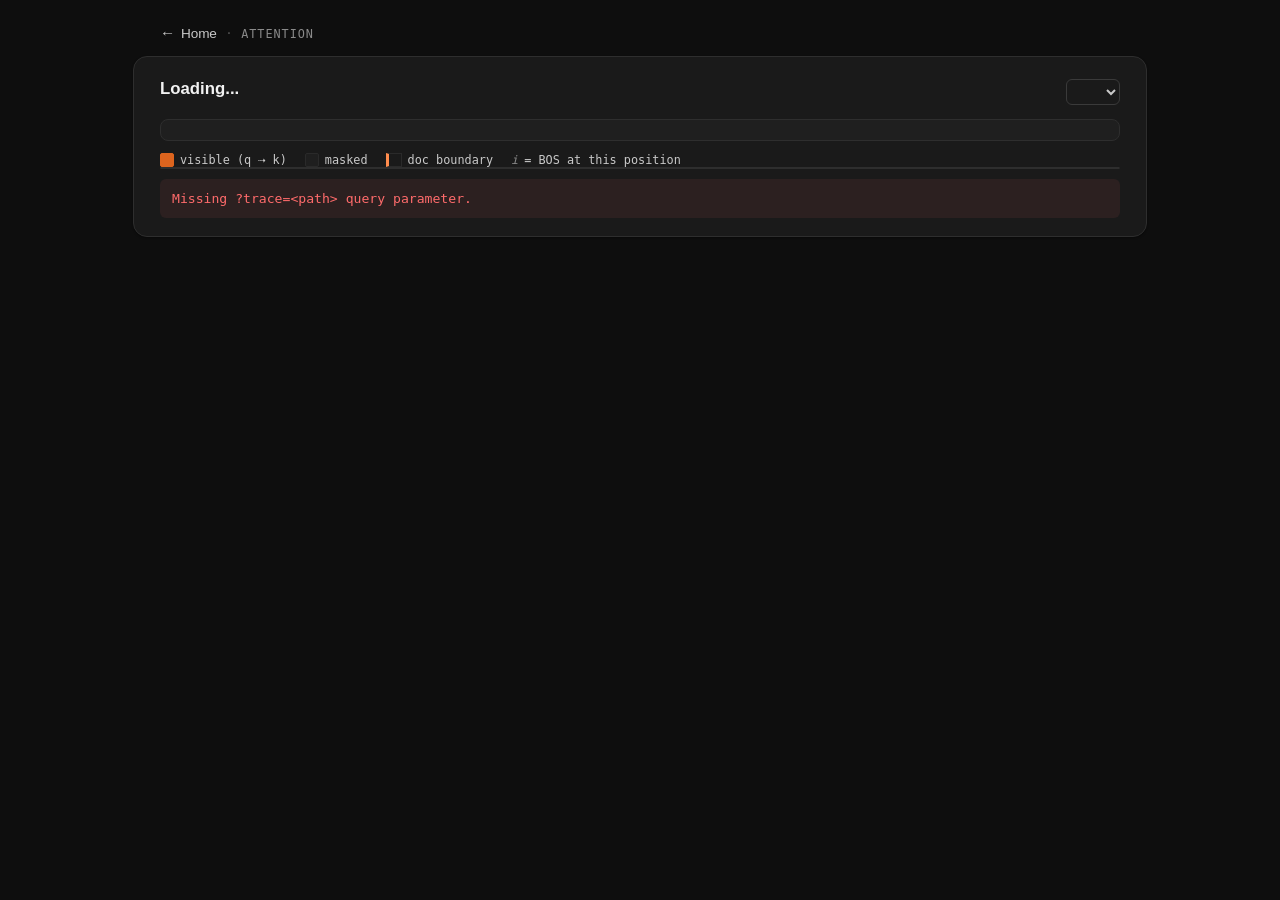
<file: attention.html>
<!doctype html>
<html lang="en">
<head>
<meta charset="utf-8">
<title>Eyeball Transformer</title>
<link rel="stylesheet" href="base.css">
<link rel="stylesheet" href="attention.css?v=4">
</head>
<body>

<header id="shell" data-page="attention"></header>

<div class="lv-card" id="att-root">
  <div class="lv-head">
    <div class="lv-title-block">
      <h3 class="lv-title" id="att-title">Loading...</h3>
    </div>
    <div class="lv-toolbar">
      <select id="att-matrix-select" title="Select matrix"></select>
    </div>
  </div>

  <p class="lv-info" id="att-info"></p>

  <div class="lv-legend" aria-label="legend">
    <span class="lv-leg-item"><span class="att-leg-sw att-leg-vis"></span>visible (q ⇢ k)</span>
    <span class="lv-leg-item"><span class="att-leg-sw att-leg-inv"></span>masked</span>
    <span class="lv-leg-item"><span class="att-leg-sw att-leg-bound"></span>doc boundary</span>
    <span class="lv-leg-item"><em class="att-bos-sample">i</em> = BOS at this position</span>
  </div>

  <div class="att-scroll" id="att-scroll"></div>
  <div id="att-error"></div>
</div>

<div class="lv-tip" id="att-tip"></div>

<script src="shell.js"></script>
<script src="attention.js?v=3"></script>
</body>
</html>
</file>
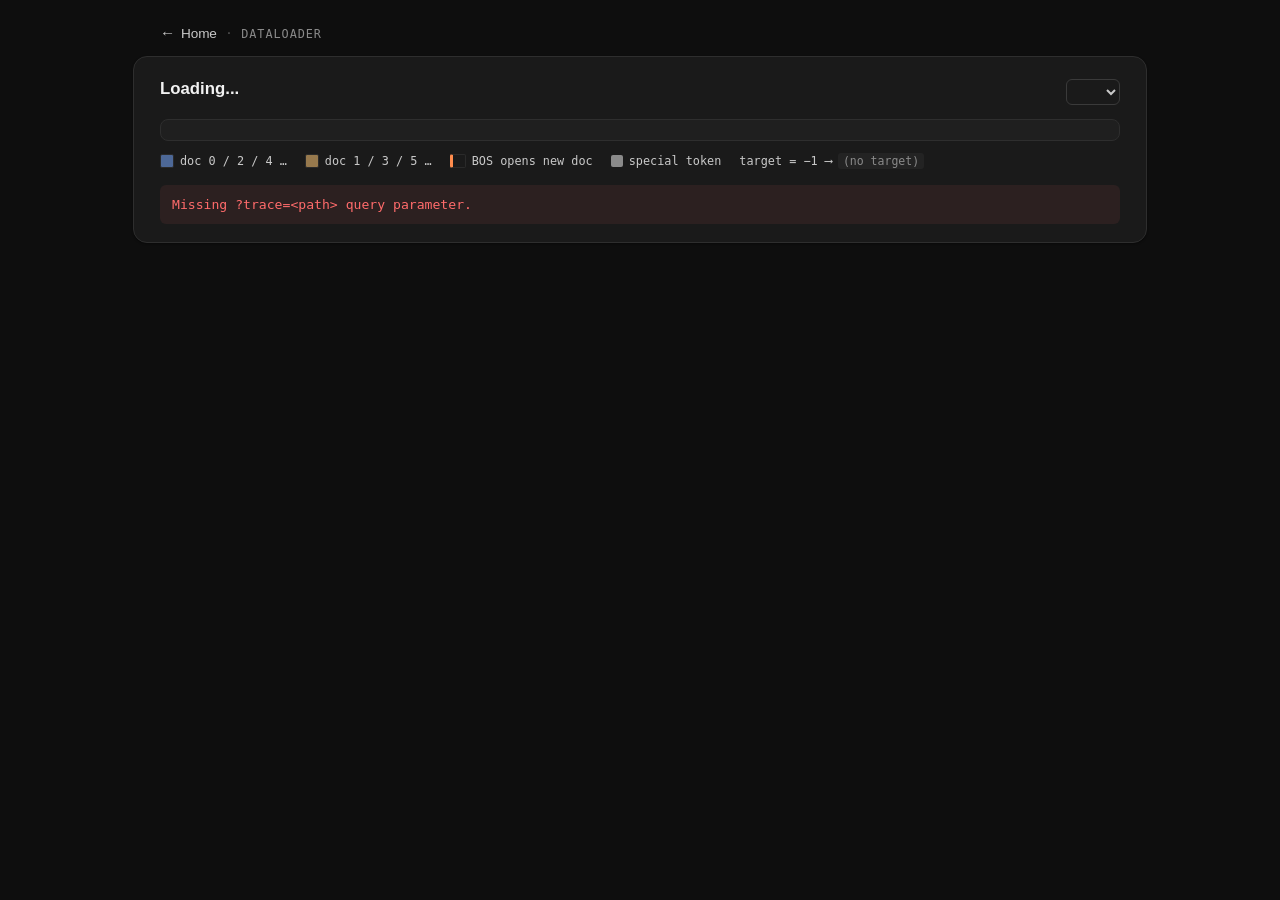
<file: dataloader.html>
<!doctype html>
<html lang="en">
<head>
<meta charset="utf-8">
<title>Eyeball Transformer</title>
<link rel="stylesheet" href="base.css">
<link rel="stylesheet" href="dataloader.css">
</head>
<body>

<header id="shell" data-page="dataloader"></header>

<div class="lv-card" id="dl-root">
  <div class="lv-head">
    <div class="lv-title-block">
      <h3 class="lv-title" id="dl-title">Loading...</h3>
    </div>
    <div class="lv-toolbar">
      <select id="dl-row-select" title="Select row"></select>
    </div>
  </div>

  <p class="lv-info" id="dl-info"></p>

  <div class="lv-legend" aria-label="legend">
    <span class="lv-leg-item"><span class="dl-leg-sw dl-doc-0"></span>doc 0 / 2 / 4 …</span>
    <span class="lv-leg-item"><span class="dl-leg-sw dl-doc-1"></span>doc 1 / 3 / 5 …</span>
    <span class="lv-leg-item"><span class="dl-leg-sw dl-leg-bos"></span>BOS opens new doc</span>
    <span class="lv-leg-item"><span class="lv-leg-sw lv-leg-special"></span>special token</span>
    <span class="lv-leg-item dl-leg-noinfo">target = −1 ⟶ <code>(no target)</code></span>
  </div>

  <div class="dl-pages" id="dl-pages"></div>
  <div id="dl-error"></div>
</div>

<div class="lv-tip" id="dl-tip"></div>

<script src="shell.js"></script>
<script src="dataloader.js"></script>
</body>
</html>
</file>
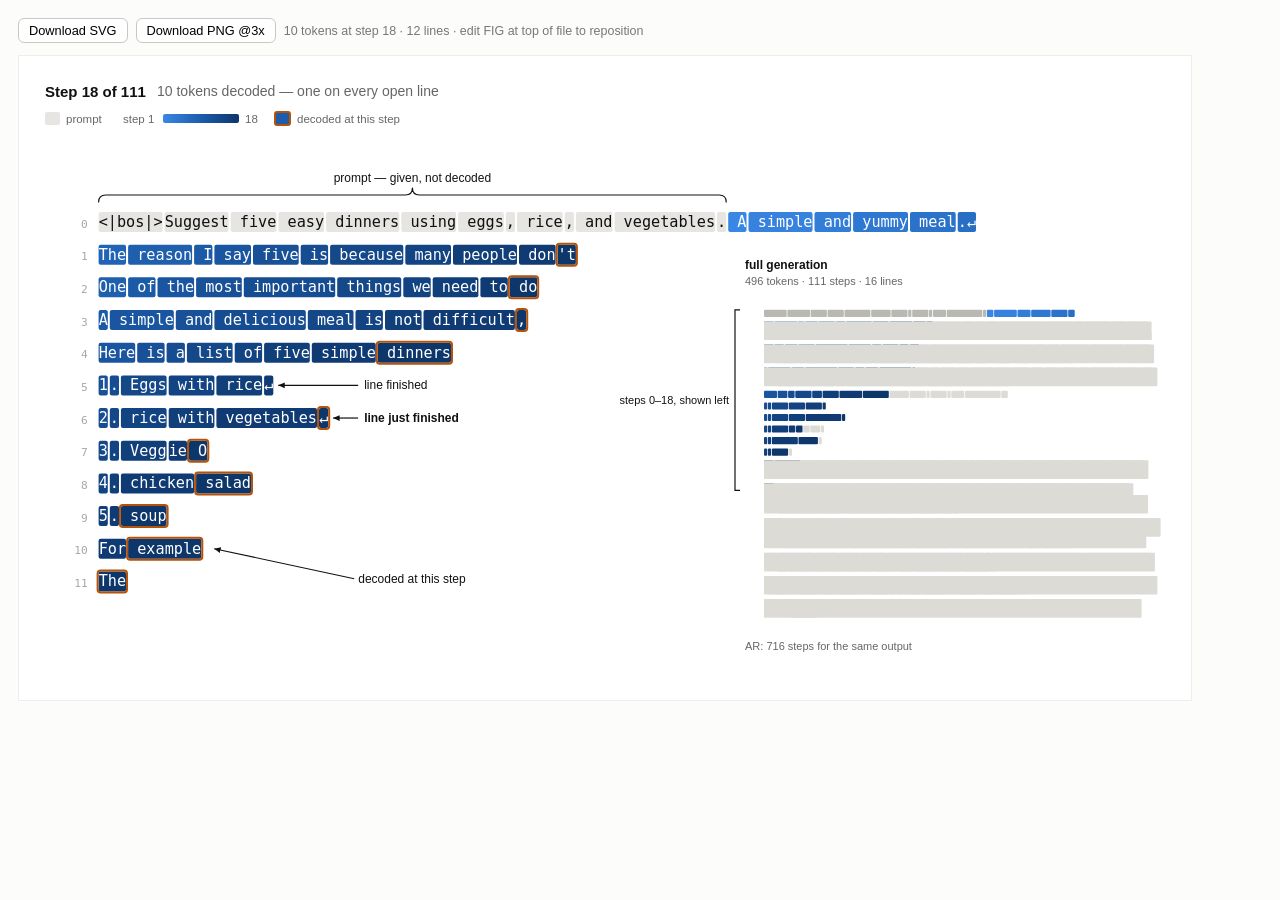
<file: figure.html>
<!doctype html>
<html lang="en">
<head>
<meta charset="utf-8">
<title>Figure — LCLM step 18</title>
<link rel="stylesheet" href="base.css">
<link rel="stylesheet" href="viewer.css">
<style>
  body { background:#fff; margin:18px; font-family:ui-sans-serif,-apple-system,sans-serif; }
  #bar { margin-bottom:12px; display:flex; gap:8px; align-items:center; }
  #bar button { font:inherit; font-size:.8rem; padding:4px 10px; border:1px solid #c9c8c4;
                background:#fff; border-radius:6px; cursor:pointer; }
  #measure { position:absolute; left:-99999px; top:0; }
  #measure .tr-body { width:940px; border:none; background:#fff; margin:0; }
  #stage svg { max-width:100%; height:auto; border:1px solid #eee; }
</style>
</head>
<body class="tr-paper">

<div id="bar">
  <button id="dl-svg">Download SVG</button>
  <button id="dl-png">Download PNG @3x</button>
  <span id="note" style="font-size:.78rem;color:#777"></span>
</div>
<div id="stage"></div>
<div id="measure"></div>

<script src="trace-model.js"></script>
<script>
// ---------------------------------------------------------------- config
// Every position lives here. Move an ingredient = change one number.
const FIG = {
  file: './examples/generation/cdlm_vs_ar_d24r20_daily.json',
  seqName: 'CDLM d24r20 · egg/rice dinners',
  arName:  'AR d24r20 · egg/rice dinners',
  step: 18,
  pad: 26,

  // 'visible' — ramp spans only the steps on screen, so step 18 is the deepest
  // 'full'    — ramp spans all 111 steps (steps 1-18 use only its first 15%)
  // 'flat'    — one colour for every output token, no step encoding
  colorMode: 'visible',

  title:   { x: 0,   y: 4 },
  legend:  { x: 0,   y: 30 },
  trace:   { x: 0,   y: 108 },
  // minimap of the whole generation; fullWidth = px the full run is measured
  // at before being scaled down to w
  panel:   { x: 700, y: 178, w: 420, fullWidth: 1150,
             label: 'full generation', tag: 'steps 0–18, shown left' },

  brace:   { dy: 10, depth: 14, gap: 6, label: 'prompt — given, not decoded' },
  callout: { line: 10, dx: 150, dy: 30, label: 'decoded at this step' },
  retire:  { dx: 30, items: [
             { line: 5, label: 'line finished' },
             { line: 6, label: 'line just finished', strong: true } ] },
};

const RAMP = ['#3987e5', '#1c5cab', '#0d366b'];
const FLAT = '#1c5cab';
const PROMPT_BG = '#e6e5e1', RING = '#b45309';
const MAP_PALE = '#dcdbd6', MAP_PROMPT = '#b9b8b2';   // minimap: undecoded / prompt
const INK = '#111';            // annotation layer — neutral by design
const MUTED = '#666';
const SANS = 'ui-sans-serif,-apple-system,"Segoe UI",Roboto,Helvetica,Arial,sans-serif';

// ---------------------------------------------------------------- helpers
const esc = s => String(s).replace(/&/g,'&amp;').replace(/</g,'&lt;').replace(/>/g,'&gt;');
const hexRgb = h => [1,3,5].map(i => parseInt(h.slice(i,i+2),16));
function rampAt(f){
  const s = RAMP.map(hexRgb), x = Math.max(0,Math.min(1,f))*(s.length-1);
  const i = Math.min(s.length-2, Math.floor(x)), t = x-i;
  return 'rgb(' + s[i].map((a,j)=>Math.round(a+(s[i+1][j]-a)*t)).join(',') + ')';
}
const txt = (x,y,s,o={}) =>
  `<text x="${x}" y="${y}" font-family="${o.ff||SANS}" font-size="${o.fs||12}"` +
  ` fill="${o.fill||INK}" font-weight="${o.fw||400}"` +
  ` text-anchor="${o.anchor||'start'}"${o.baseline?` dominant-baseline="${o.baseline}"`:''}` +
  `${o.pre?' xml:space="preserve"':''}>${esc(s)}</text>`;
const g = (x,y,body) => `<g transform="translate(${x},${y})">${body}</g>`;

// ---------------------------------------------------------------- measure
// Render the block as real DOM once, read geometry, then draw as pure SVG.
let M = null, MF = null;
function measure(seq, step, width){
  const host = document.getElementById('measure');
  host.innerHTML = `<div class="tr-body" id="mb" style="width:${width||940}px"></div>`;
  const mb = document.getElementById('mb');
  const max = lastStep(seq);
  const lines = layoutLines(seq, tokensAtStep(seq, step));
  mb.innerHTML = lines.map((l,i) =>
    `<div class="tr-line"><span class="tr-line-idx">${i}</span><span class="tr-line-toks">` +
    l.map((t,j) => {
      const p = t.step === 0, now = t.step === step;
      const den = Math.max(1, (FIG.colorMode === 'visible' ? step : max) - 1);
      const bg = p ? PROMPT_BG
               : FIG.colorMode === 'flat' ? FLAT
               : rampAt((t.step-1)/den);
      return `<span class="tr-tok${now?' tr-tok-now':''}" data-l="${i}" data-j="${j}"` +
             ` data-step="${t.step}" data-prompt="${p}"` +
             ` style="background:${bg};color:${p?'#101010':'#fff'}` +
             `${now?';box-shadow:0 0 0 2px '+RING:''}">${esc(t.char.replace(/\n/g,'↵'))}</span>`;
    }).join('') + '</span></div>').join('');

  const box = mb.getBoundingClientRect();
  const rel = r => ({ x:r.left-box.left, y:r.top-box.top, w:r.width, h:r.height });
  const toks = [...mb.querySelectorAll('.tr-tok')].map(el => ({
    el, r: rel(el.getBoundingClientRect()),
    line:+el.dataset.l, step:+el.dataset.step, prompt:el.dataset.prompt==='true',
    now: el.classList.contains('tr-tok-now'),
    text: el.textContent, cs: getComputedStyle(el),
  }));
  const idx = [...mb.querySelectorAll('.tr-line-idx')].map(el => ({
    el, r: rel(el.getBoundingClientRect()), cs:getComputedStyle(el), text:el.textContent,
  }));
  return { w: Math.ceil(mb.scrollWidth), h: Math.ceil(mb.scrollHeight), toks, idx, lines, max };
}
const lineTokens = l => M.toks.filter(t => t.line === l);
const lineRight  = l => Math.max(...lineTokens(l).map(t => t.r.x + t.r.w));
const lineTop    = l => Math.min(...lineTokens(l).map(t => t.r.y));
const lineBot    = l => Math.max(...lineTokens(l).map(t => t.r.y + t.r.h));

// ---------------------------------------------------------------- 1. trace
function ingTrace(){
  const out = [];
  for (const i of M.idx)
    out.push(txt(i.r.x+i.r.w, i.r.y+i.r.h/2, i.text,
      { ff:i.cs.fontFamily, fs:i.cs.fontSize, fill:i.cs.color, anchor:'end', baseline:'central' }));
  for (const t of M.toks){
    if (!t.r.w) continue;
    out.push(`<rect x="${t.r.x.toFixed(1)}" y="${t.r.y.toFixed(1)}" width="${t.r.w.toFixed(1)}"` +
             ` height="${t.r.h.toFixed(1)}" rx="2" fill="${t.cs.backgroundColor}"/>`);
    if (t.now)
      out.push(`<rect x="${(t.r.x-1).toFixed(1)}" y="${(t.r.y-1).toFixed(1)}"` +
               ` width="${(t.r.w+2).toFixed(1)}" height="${(t.r.h+2).toFixed(1)}"` +
               ` rx="3" fill="none" stroke="${RING}" stroke-width="2"/>`);
    out.push(txt(t.r.x, t.r.y+t.r.h/2, t.text,
      { ff:t.cs.fontFamily, fs:t.cs.fontSize, fill:t.cs.color, baseline:'central', pre:true }));
  }
  return out.join('');
}

// ---------------------------------------------------------------- 2. title
function ingTitle(D){
  return txt(0, 0, `Step ${FIG.step} of ${D.totalSteps}`, { fs:15, fw:700, baseline:'hanging' }) +
         txt(112, 0, `${D.nAtStep} tokens decoded — one on every open line`,
             { fs:14, fill:MUTED, baseline:'hanging' });
}

// ---------------------------------------------------------------- 3. legend
function ingLegend(D){
  const items = [];
  let x = 0;
  const chip = (fill, stroke) =>
    `<rect x="${x}" y="0" width="15" height="13" rx="2" fill="${fill}"` +
    (stroke?` stroke="${stroke}" stroke-width="2"`:'') + `/>`;
  items.push(chip(PROMPT_BG)); items.push(txt(x+21, 7, 'prompt', {fs:11.5, fill:MUTED, baseline:'central'}));
  x += 78;
  if (FIG.colorMode === 'flat') {
    items.push(chip(FLAT));
    items.push(txt(x+21, 7, 'decoded output', {fs:11.5, fill:MUTED, baseline:'central'}));
    x += 130;
  } else {
    const end = FIG.colorMode === 'visible' ? FIG.step : D.totalSteps;
    items.push(`<defs><linearGradient id="lg">` +
      RAMP.map((c,i)=>`<stop offset="${i/(RAMP.length-1)*100}%" stop-color="${c}"/>`).join('') +
      `</linearGradient></defs>`);
    items.push(txt(x, 7, 'step 1', {fs:11.5, fill:MUTED, baseline:'central'}));
    items.push(`<rect x="${x+40}" y="2" width="76" height="9" rx="2" fill="url(#lg)"/>`);
    items.push(txt(x+122, 7, `${end}`, {fs:11.5, fill:MUTED, baseline:'central'}));
    x += 152;
  }
  // mid-ramp fill: the ring is the message here, not the step depth
  items.push(chip(FIG.colorMode === 'flat' ? FLAT : rampAt(0.5), RING));
  items.push(txt(x+22, 7, 'decoded at this step', {fs:11.5, fill:MUTED, baseline:'central'}));
  return items.join('');
}

// ---------------------------------------------------------------- 4. brace
function ingPromptBrace(){
  const p = M.toks.filter(t => t.prompt);
  if (!p.length) return '';
  const x0 = Math.min(...p.map(t=>t.r.x)), x1 = Math.max(...p.map(t=>t.r.x+t.r.w));
  const y  = Math.min(...p.map(t=>t.r.y)) - FIG.brace.dy;
  const mid = (x0+x1)/2, h = FIG.brace.depth, q = Math.min(h/2, (x1-x0)/8);
  // curly brace, arms down at x0/x1, tip up at the midpoint
  const d = `M${x0},${y}` +
            `q0,${-q} ${q},${-q}` +
            `h${mid-x0-q*2}` +
            `q${q},0 ${q},${-q}` +
            `q0,${q} ${q},${q}` +
            `h${x1-mid-q*2}` +
            `q${q},0 ${q},${q}`;
  return `<path d="${d}" fill="none" stroke="${INK}" stroke-width="1.2"` +
         ` stroke-linecap="round" stroke-linejoin="round"/>` +
         txt(mid, y-q*2-FIG.brace.gap, FIG.brace.label, { fs:12, anchor:'middle' });
}

// ---------------------------------------------------------------- 5. callout
function ingCallout(){
  const t = lineTokens(FIG.callout.line).find(t => t.now);
  if (!t) return '';
  const ax = t.r.x + t.r.w + 3, ay = t.r.y + t.r.h/2;
  const lx = ax + FIG.callout.dx, ly = ay + FIG.callout.dy;
  return `<path d="M${lx},${ly} L${ax+10},${ay}" fill="none" stroke="${INK}"` +
         ` stroke-width="1.2" marker-end="url(#ar)"/>` +
         txt(lx+4, ly, FIG.callout.label, { fs:12, baseline:'central' });
}

// ---------------------------------------------------------------- 6. retire
function ingRetire(){
  const x = Math.max(...FIG.retire.items.map(i => lineRight(i.line))) + FIG.retire.dx;
  return FIG.retire.items.map(it => {
    const ts = lineTokens(it.line);
    const last = ts[ts.length-1];
    const y = last.r.y + last.r.h/2;
    return `<path d="M${x},${y} H${last.r.x+last.r.w+5}" fill="none" stroke="${INK}"` +
           ` stroke-width="1.2" marker-end="url(#ar)"/>` +
           txt(x+6, y, it.label, { fs:12, fw: it.strong?600:400, baseline:'central' });
  }).join('');
}

// ------------------------------------------------- 7. panel (full-run minimap)
function ingMinimap(D){
  const s = FIG.panel.w / MF.w;
  const out = [];
  const shown = MF.toks.filter(t => t.step <= FIG.step);
  const y0 = Math.min(...shown.map(t => t.r.y)) * s;
  const y1 = Math.max(...shown.map(t => t.r.y + t.r.h)) * s;
  const top = 42;

  out.push(txt(0, 0, FIG.panel.label, { fs:12, fw:600, baseline:'hanging' }));
  out.push(txt(0, 17, `${D.nTokens} tokens · ${D.totalSteps} steps · ${MF.lines.length} lines`,
    { fs:11, fill:MUTED, baseline:'hanging' }));

  for (const t of MF.toks){
    if (!t.r.w) continue;
    const fill = t.prompt ? MAP_PROMPT
               : t.step <= FIG.step ? rampAt((t.step-1)/Math.max(1, FIG.step-1))
               : MAP_PALE;
    out.push(`<rect x="${(t.r.x*s).toFixed(1)}" y="${(top + t.r.y*s).toFixed(1)}"` +
             ` width="${Math.max(0.9, t.r.w*s).toFixed(1)}"` +
             ` height="${(t.r.h*s).toFixed(1)}" rx="1" fill="${fill}"/>`);
  }

  const bx = -10;
  out.push(`<path d="M${bx+5},${(top+y0).toFixed(1)} H${bx} V${(top+y1).toFixed(1)} H${bx+5}"` +
           ` fill="none" stroke="${INK}" stroke-width="1.2"/>`);
  out.push(txt(bx-6, top+(y0+y1)/2, FIG.panel.tag, { fs:11, anchor:'end', baseline:'central' }));
  out.push(txt(0, top + MF.h*s + 16,
    `AR: ${D.arSteps} steps for the same output`, { fs:11, fill:MUTED, baseline:'hanging' }));
  return out.join('');
}

// ---------------------------------------------------------------- compose
function compose(D){
  const parts =
    g(FIG.title.x,  FIG.title.y,  ingTitle(D)) +
    g(FIG.legend.x, FIG.legend.y, ingLegend(D)) +
    g(FIG.trace.x,  FIG.trace.y,
       ingTrace() + ingPromptBrace() + ingCallout() + ingRetire()) +
    g(FIG.panel.x,  FIG.panel.y,  ingMinimap(D));
  const mapH = 42 + MF.h * (FIG.panel.w / MF.w) + 34;
  const W = Math.max(FIG.trace.x + M.w, FIG.panel.x + FIG.panel.w);
  const H = Math.max(FIG.trace.y + M.h + 60, FIG.panel.y + mapH);
  const p = FIG.pad;
  return `<svg xmlns="http://www.w3.org/2000/svg" width="${W+p*2}" height="${H+p*2}"` +
    ` viewBox="${-p} ${-p} ${W+p*2} ${H+p*2}">` +
    `<defs><marker id="ar" viewBox="0 0 10 10" refX="9" refY="5" markerWidth="6" markerHeight="6"` +
    ` orient="auto-start-reverse"><path d="M0,1 L9,5 L0,9 z" fill="${INK}"/></marker></defs>` +
    `<rect x="${-p}" y="${-p}" width="${W+p*2}" height="${H+p*2}" fill="#ffffff"/>` +
    parts + `</svg>`;
}

// ---------------------------------------------------------------- run
function perStep(seq){
  const n = lastStep(seq), a = Array(n+1).fill(0);
  for (const t of seq.tokens) a[t.step]++;
  return a;
}
function download(href, name){ const a=document.createElement('a'); a.href=href; a.download=name; a.click(); }

const _cm = new URLSearchParams(location.search).get('color');
if (_cm) FIG.colorMode = _cm;

fetch(FIG.file).then(r => r.json()).then(doc => {
  const seq = doc.sequences.find(s => s.name === FIG.seqName);
  const ar  = doc.sequences.find(s => s.name === FIG.arName);
  seq.offset ??= doc.offset; seq.model ??= 'lclm';
  const D = {
    totalSteps: lastStep(seq),
    nTokens: seq.tokens.length,
    nAtStep: seq.tokens.filter(t => t.step === FIG.step).length,
    arSteps: lastStep(ar),
  };
  MF = measure(seq, D.totalSteps, FIG.panel.fullWidth);
  M  = measure(seq, FIG.step);
  const svg = compose(D);
  document.getElementById('stage').innerHTML = svg;
  document.getElementById('note').textContent =
    `${D.nAtStep} tokens at step ${FIG.step} · ${M.lines.length} lines · edit FIG at top of file to reposition`;
  document.getElementById('dl-svg').onclick = () => {
    const url = URL.createObjectURL(new Blob([svg], {type:'image/svg+xml'}));
    download(url, `figure-lclm-step${FIG.step}.svg`); setTimeout(()=>URL.revokeObjectURL(url), 1000);
  };
  document.getElementById('dl-png').onclick = () => {
    const m2 = svg.match(/width="(\d+)" height="(\d+)"/), W=+m2[1], H=+m2[2], k=3;
    const img = new Image();
    img.onload = () => {
      const c = document.createElement('canvas'); c.width=W*k; c.height=H*k;
      const cx = c.getContext('2d'); cx.scale(k,k); cx.drawImage(img,0,0);
      download(c.toDataURL('image/png'), `figure-lclm-step${FIG.step}.png`);
    };
    img.src = 'data:image/svg+xml;charset=utf-8,' + encodeURIComponent(svg);
  };
});
</script>
</body>
</html>
</file>
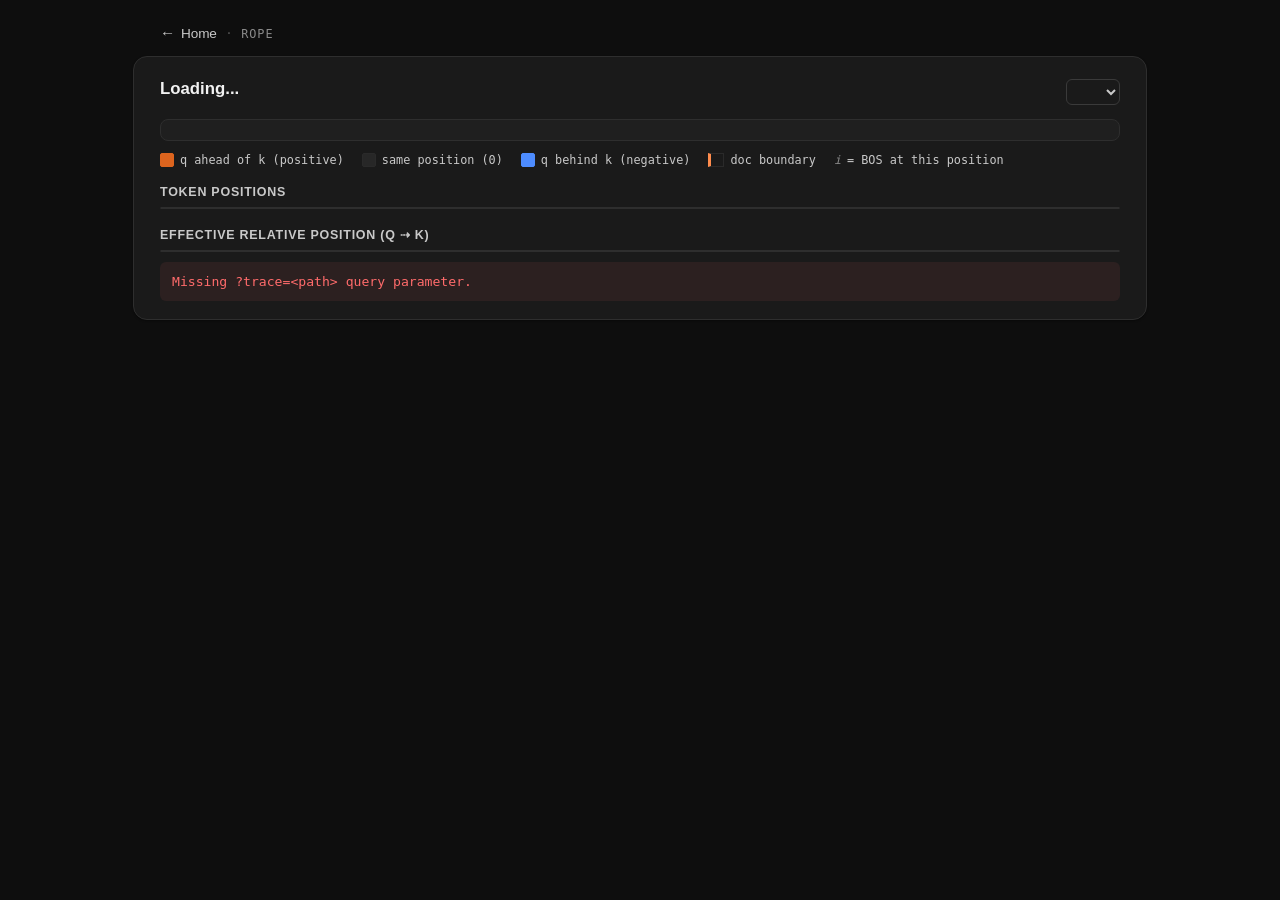
<file: rope.html>
<!doctype html>
<html lang="en">
<head>
<meta charset="utf-8">
<title>Eyeball Transformer</title>
<link rel="stylesheet" href="base.css">
<link rel="stylesheet" href="rope.css">
</head>
<body>

<header id="shell" data-page="rope"></header>

<div class="lv-card" id="rope-root">
  <div class="lv-head">
    <div class="lv-title-block">
      <h3 class="lv-title" id="rope-title">Loading...</h3>
    </div>
    <div class="lv-toolbar">
      <select id="rope-variant-select" title="Select variant"></select>
    </div>
  </div>

  <p class="lv-info" id="rope-info"></p>

  <div class="lv-legend" aria-label="legend">
    <span class="lv-leg-item"><span class="rope-leg-sw rope-leg-pos"></span>q ahead of k (positive)</span>
    <span class="lv-leg-item"><span class="rope-leg-sw rope-leg-zero"></span>same position (0)</span>
    <span class="lv-leg-item"><span class="rope-leg-sw rope-leg-neg"></span>q behind k (negative)</span>
    <span class="lv-leg-item"><span class="rope-leg-sw rope-leg-bound"></span>doc boundary</span>
    <span class="lv-leg-item"><em class="rope-bos-sample">i</em> = BOS at this position</span>
  </div>

  <h4 class="rope-section-h">Token positions</h4>
  <div class="rope-table-scroll">
    <div class="rope-table" id="rope-table"></div>
  </div>

  <h4 class="rope-section-h">Effective relative position (q ⇢ k)</h4>
  <div class="rope-scroll" id="rope-scroll"></div>
  <div id="rope-error"></div>
</div>

<div class="lv-tip" id="rope-tip"></div>

<script src="shell.js"></script>
<script src="rope.js"></script>
</body>
</html>
</file>
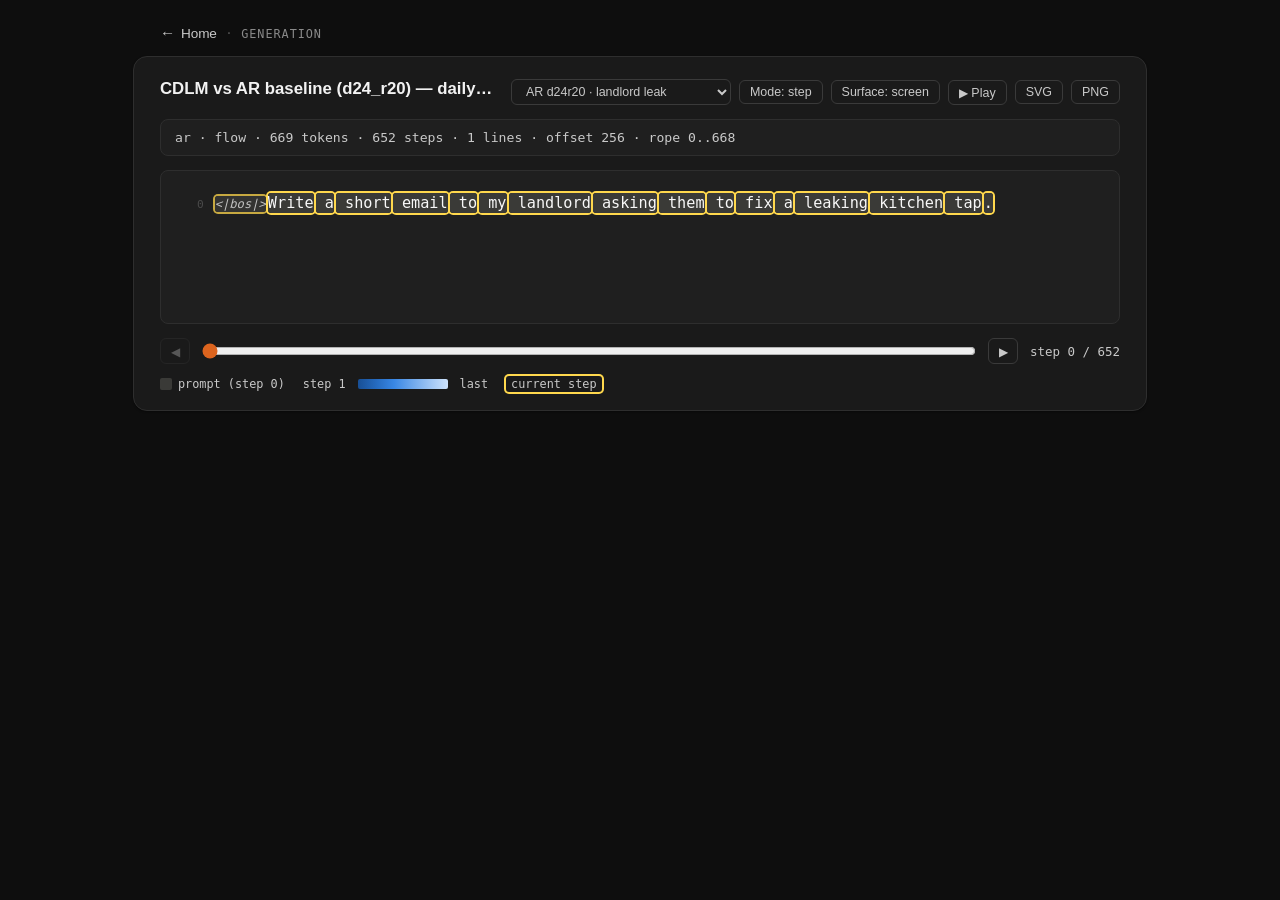
<file: viewer.html>
<!doctype html>
<html lang="en">
<head>
<meta charset="utf-8">
<title>Eyeball Transformer</title>
<link rel="stylesheet" href="base.css">
<link rel="stylesheet" href="viewer.css">
</head>
<body>

<header id="shell" data-page="generation"></header>

<div class="lv-card">
  <div class="lv-head">
    <div class="lv-title-block">
      <h3 class="lv-title" id="tr-title">Loading…</h3>
    </div>
    <div class="lv-toolbar">
      <select id="tr-seq" title="Sequence"></select>
      <button class="lv-btn" id="tr-mode">Mode: step</button>
      <button class="lv-btn" id="tr-surface">Surface: screen</button>
      <button class="lv-btn" id="tr-play">▶ Play</button>
      <button class="lv-btn" id="tr-svg" title="Export current step as SVG">SVG</button>
      <button class="lv-btn" id="tr-png" title="Export current step as PNG @3x">PNG</button>
    </div>
  </div>

  <div class="lv-info" id="tr-info"></div>

  <div class="tr-body" id="tr-body"></div>

  <div class="tr-controls" id="tr-controls">
    <button class="tr-step-btn" id="tr-prev" disabled>◀</button>
    <input type="range" id="tr-slider" min="0" max="0" value="0" step="1">
    <button class="tr-step-btn" id="tr-next" disabled>▶</button>
    <span class="tr-step-label" id="tr-step-label">step 0 / 0</span>
  </div>

  <div class="lv-legend">
    <span class="lv-leg-item"><span class="lv-leg-sw" id="tr-prompt-sw"></span>prompt (step 0)</span>
    <span class="lv-leg-item">step 1<span class="tr-ramp" id="tr-ramp"></span>last</span>
    <span class="lv-leg-item"><span class="tr-leg-now">current step</span></span>
  </div>

  <div id="tr-error"></div>
</div>

<div class="lv-tip" id="tr-tip"></div>

<script src="shell.js"></script>
<script src="trace-model.js"></script>
<script src="viewer.js"></script>
</body>
</html>
</file>
<file: base.css>
/* base.css — shared chrome for every llm-visual renderer page.
   Owns: palette vars, card/head/toolbar layout, info bar, legend primitives,
   tooltip, error box. Page-specific rules live in <page>.css. */

:root {
    --bg: #1a1a1a;
    --card: #1a1a1a;
    --card-border: #2e2e2e;
    --text: #e6e6e6;
    --text-dim: #8a8a8a;
    --text-muted: #c9c9c9;
    --btn-border: #3a3a3a;
    --btn-hover: #2a2a2a;
    --accent: #dc641e;
}
body {
    background: #0e0e0e;
    color: var(--text);
    font-family:
        ui-sans-serif,
        -apple-system,
        "Segoe UI",
        Roboto,
        Helvetica,
        Arial,
        sans-serif;
    margin: 24px;
}
.lv-card {
    background: var(--card);
    border: 1px solid var(--card-border);
    border-radius: 14px;
    padding: 22px 26px 18px;
    color: var(--text);
    box-shadow: 0 1px 2px rgba(0, 0, 0, 0.35);
    max-width: 960px;
    margin: 0 auto;
}
.lv-head {
    display: flex;
    align-items: flex-start;
    justify-content: space-between;
    gap: 16px;
    margin-bottom: 4px;
}
.lv-title-block {
    min-width: 0;
    flex: 1;
}
.lv-title {
    margin: 0;
    font-size: 1.05rem;
    font-weight: 600;
    color: #f2f2f2;
    white-space: nowrap;
    overflow: hidden;
    text-overflow: ellipsis;
}
.lv-toolbar {
    display: flex;
    align-items: center;
    gap: 8px;
    flex-shrink: 0;
}
select,
button.lv-btn {
    background: transparent;
    color: var(--text-muted);
    border: 1px solid var(--btn-border);
    border-radius: 6px;
    padding: 4px 10px;
    font-size: 0.78rem;
    cursor: pointer;
    transition:
        background 0.12s,
        border-color 0.12s;
    font-family: inherit;
}
select:hover,
button.lv-btn:hover {
    background: var(--btn-hover);
    border-color: #555;
}
select {
    padding-right: 22px;
    max-width: 220px;
}

/* shared meta-info bar used under .lv-head by every renderer */
.lv-info {
    margin: 14px 0 8px;
    padding: 10px 14px;
    background: rgba(255, 255, 255, 0.025);
    border: 1px solid var(--card-border);
    border-radius: 8px;
    font-family: ui-monospace, SFMono-Regular, Menlo, monospace;
    font-size: 0.82rem;
    color: var(--text-muted);
}

.lv-legend {
    display: flex;
    flex-wrap: wrap;
    gap: 14px 18px;
    margin-top: 12px;
    font-family: ui-monospace, SFMono-Regular, Menlo, monospace;
    font-size: 0.74rem;
    color: var(--text-muted);
    align-items: center;
}
.lv-leg-item {
    display: inline-flex;
    align-items: center;
    gap: 6px;
}
.lv-leg-sw {
    display: inline-block;
    width: 12px;
    height: 12px;
    border-radius: 2px;
    flex-shrink: 0;
}
.lv-leg-special {
    background: var(--text-dim);
}

.lv-tip {
    position: fixed;
    pointer-events: none;
    background: rgba(20, 20, 20, 0.96);
    border: 1px solid #3a3a3a;
    border-radius: 6px;
    padding: 8px 10px;
    font-size: 0.78rem;
    line-height: 1.45;
    color: var(--text);
    z-index: 10;
    display: none;
    max-width: 280px;
}
.lv-tip .k {
    color: var(--text-dim);
}
.lv-tip .v {
    color: #fff;
    font-family: ui-monospace, SFMono-Regular, Menlo, monospace;
}
.lv-tip .special {
    color: #ffd23f;
    font-style: italic;
}

.lv-error {
    color: #ff6b6b;
    font-family: ui-monospace, SFMono-Regular, Menlo, monospace;
    font-size: 0.82rem;
    padding: 12px;
    background: rgba(255, 107, 107, 0.08);
    border-radius: 6px;
    margin-top: 10px;
}
</file>
<file: viewer.css>
.tr-body {
    margin: 14px 0 0;
    padding: 16px 18px;
    background: rgba(255, 255, 255, 0.025);
    border: 1px solid var(--card-border);
    border-radius: 8px;
    font-family: ui-monospace, SFMono-Regular, Menlo, monospace;
    font-size: 0.95rem;
    line-height: 2.15;
    min-height: 120px;
    overflow-x: auto;
}

.tr-line {
    display: flex;
    align-items: baseline;
    gap: 10px;
}
.tr-line-idx {
    flex: 0 0 auto;
    width: 2.2em;
    text-align: right;
    color: #4a4a4a;
    font-size: 0.7rem;
    user-select: none;
}
.tr-line-toks {
    flex: 1;
    min-width: 0;
    white-space: pre-wrap;
    word-break: break-word;
}
.tr-line-empty .tr-line-toks::before {
    content: "·";
    color: #303030;
}

.tr-tok {
    padding: 1px 0;
    margin: 0 1px;
    border-radius: 2px;
    box-decoration-break: clone;
    -webkit-box-decoration-break: clone;
}
.tr-tok-special {
    font-size: 0.8em;
    font-style: italic;
    white-space: nowrap;
    opacity: 0.75;
}
.tr-tok-now {
    position: relative;
    z-index: 1;
    border-radius: 3px;
}

body.tr-paper {
    background: #fcfcfb;
    --card: #ffffff;
    --card-border: #d9d8d4;
    --text: #1a1a19;
    --text-dim: #7a7a76;
    --text-muted: #3a3a37;
    --btn-border: #c9c8c4;
    --btn-hover: #efeeea;
}
body.tr-paper .lv-card {
    box-shadow: none;
}
body.tr-paper .tr-body {
    background: #fcfcfb;
    border-color: #d9d8d4;
}
body.tr-paper .tr-line-idx {
    color: #a8a7a2;
}
body.tr-paper .tr-line-empty .tr-line-toks::before {
    color: #d9d8d4;
}
body.tr-paper .lv-title {
    color: #1a1a19;
}

.tr-controls {
    display: flex;
    align-items: center;
    gap: 10px;
    margin-top: 14px;
}
.tr-controls input[type="range"] {
    flex: 1;
    accent-color: var(--accent);
}
.tr-controls[data-hidden] {
    visibility: hidden;
}
.tr-step-btn {
    background: transparent;
    color: var(--text-muted);
    border: 1px solid var(--btn-border);
    border-radius: 6px;
    width: 30px;
    height: 26px;
    font-size: 0.78rem;
    cursor: pointer;
    flex-shrink: 0;
}
.tr-step-btn:hover:not(:disabled) {
    background: var(--btn-hover);
    border-color: #555;
}
.tr-step-btn:disabled {
    opacity: 0.35;
    cursor: not-allowed;
}
.tr-step-label {
    font-family: ui-monospace, SFMono-Regular, Menlo, monospace;
    font-size: 0.78rem;
    color: var(--text-muted);
    min-width: 92px;
    text-align: right;
}

.tr-ramp {
    display: inline-block;
    width: 90px;
    height: 10px;
    border-radius: 2px;
    margin: 0 6px;
}
.tr-leg-now {
    padding: 1px 5px;
    border-radius: 3px;
    box-shadow: 0 0 0 2px #ffd84d;
}
body.tr-paper .tr-leg-now {
    box-shadow: 0 0 0 2px #b45309;
}

body.tr-bare .lv-head,
body.tr-bare .lv-info,
body.tr-bare .tr-controls,
body.tr-bare .lv-legend,
body.tr-bare #shell {
    display: none;
}
body.tr-bare .lv-card {
    border: none;
    padding: 0;
    background: transparent;
}
body.tr-bare .tr-body {
    border: none;
    margin: 0;
}
</file>
<file: attention.css>
/* attention-mask viewer styles. Extends base.css.
   Shared chrome (.lv-info, .lv-legend) lives in base.css. */

:root {
  --att-vis: var(--accent, #dc641e);
  --att-vis-soft: rgba(220, 100, 30, 0.55);
  --att-cell: rgba(255, 255, 255, 0.025);
  --att-cell-border: #2a2a2a;
  --att-bound: #ff8c4d;       /* doc-boundary line color (matches BOS marker) */
  --att-cell-size: 28px;
  --att-label-w: 64px;
  --att-label-h: 28px;
}

.att-leg-sw {
  display: inline-block;
  width: 12px; height: 12px;
  border-radius: 2px;
  flex-shrink: 0;
  border: 1px solid var(--att-cell-border);
}
.att-leg-sw.att-leg-vis  { background: var(--att-vis); border-color: var(--att-vis); }
.att-leg-sw.att-leg-inv  { background: var(--att-cell); }
.att-leg-sw.att-leg-bound{ background: transparent; border-left: 3px solid var(--att-bound); border-radius: 0; }
.att-bos-sample {
  font-style: italic;
  color: var(--text-dim);
  font-family: ui-monospace, SFMono-Regular, Menlo, monospace;
}

.att-scroll {
  overflow: auto;
  max-height: 75vh;
  border: 1px solid var(--card-border);
  border-radius: 8px;
  background: rgba(0, 0, 0, 0.15);
  padding: 0;
}

/* Grid: 1 corner col + N data cols × 1 corner row + N data rows. Set in JS. */
.att-grid {
  display: grid;
  /* grid-template-columns / grid-template-rows set inline */
  width: max-content;
}
/* Declared widths (var(--att-label-w), var(--att-cell-size)) are intended to
   match the grid tracks. Without border-box the padding+border get added on
   top, so the row-label box becomes 64+12+1 = 77px in a 64px track and bleeds
   ~13px into the adjacent BOS column when sticky-left. */
.att-grid > * { box-sizing: border-box; }

/* Top-left corner cell (empty, sticky in both directions). */
.att-corner {
  position: sticky;
  top: 0;
  left: 0;
  z-index: 3;
  background: #1f1f1f;
  border-right: 1px solid var(--card-border);
  border-bottom: 1px solid var(--card-border);
  width: var(--att-label-w);
  height: var(--att-label-h);
}

/* Column labels (top row). */
.att-col-label {
  position: sticky;
  top: 0;
  z-index: 2;
  background: #1f1f1f;
  border-right: 1px solid var(--att-cell-border);
  border-bottom: 1px solid var(--card-border);
  height: var(--att-label-h);
  display: flex;
  align-items: center;
  justify-content: flex-start; /* anchor to the left so the first chars
                                  always remain visible when a token text
                                  is wider than the 28px cell. The right
                                  side gets clipped by overflow:hidden. */
  font-family: ui-monospace, SFMono-Regular, Menlo, monospace;
  font-size: 0.66rem;
  color: var(--text-dim);
  padding: 0 2px;
  white-space: nowrap;
  overflow: hidden;
}
.att-col-label.att-bos { font-style: italic; color: #ffd23f; }
.att-col-label.att-doc-bound-right { border-right: 2px solid var(--att-bound); }

/* Row labels (left column). */
.att-row-label {
  position: sticky;
  left: 0;
  z-index: 2;
  background: #1f1f1f;
  border-right: 1px solid var(--card-border);
  border-bottom: 1px solid var(--att-cell-border);
  width: var(--att-label-w);
  height: var(--att-cell-size);
  display: flex;
  align-items: center;
  justify-content: flex-end;
  padding: 0 6px;
  font-family: ui-monospace, SFMono-Regular, Menlo, monospace;
  font-size: 0.66rem;
  color: var(--text-dim);
  white-space: nowrap;
  overflow: hidden;
}
.att-row-label.att-bos { font-style: italic; color: #ffd23f; }
.att-row-label.att-doc-bound-bot { border-bottom: 2px solid var(--att-bound); }

/* Body cells. */
.att-cell {
  width: var(--att-cell-size);
  height: var(--att-cell-size);
  background: var(--att-cell);
  border-right: 1px solid var(--att-cell-border);
  border-bottom: 1px solid var(--att-cell-border);
  cursor: default;
  /* Compact-mask cell labels: tiny centered text on top of the
     visibility tint so each row's k0/k1 cell shows the actual key
     token at that position (different per row). */
  display: flex;
  align-items: center;
  justify-content: center;
  font-family: ui-monospace, SFMono-Regular, Menlo, monospace;
  font-size: 0.55rem;
  line-height: 1;
  color: rgba(255, 255, 255, 0.85);
  padding: 0 1px;
  white-space: nowrap;
  overflow: hidden;
}
.att-cell.att-vis { background: var(--att-vis); }
.att-cell.att-doc-bound-right { border-right: 2px solid var(--att-bound); }
.att-cell.att-doc-bound-bot   { border-bottom: 2px solid var(--att-bound); }

.att-cell:hover, .att-row-label:hover, .att-col-label:hover {
  outline: 1px solid #fff;
  outline-offset: -1px;
  z-index: 4;
}
</file>
<file: dataloader.css>
/* dataloader-specific styles. Extends base.css.
   Shared chrome (.lv-info, .lv-legend) lives in base.css. */

:root {
  --dl-doc-0: rgba(120, 170, 255, 0.10);
  --dl-doc-1: rgba(255, 200, 120, 0.10);
  --dl-doc-0-strong: rgba(120, 170, 255, 0.55);
  --dl-doc-1-strong: rgba(255, 200, 120, 0.55);
  --dl-bos:   #ff8c4d;
  --dl-cell-border: #2a2a2a;
}

.dl-leg-sw {
  display: inline-block;
  width: 12px; height: 12px;
  border-radius: 2px;
  flex-shrink: 0;
  border: 1px solid var(--dl-cell-border);
}
.dl-leg-sw.dl-doc-0 { background: var(--dl-doc-0-strong); }
.dl-leg-sw.dl-doc-1 { background: var(--dl-doc-1-strong); }
.dl-leg-sw.dl-leg-bos {
  background: transparent;
  border-left: 3px solid var(--dl-bos);
}
.dl-leg-noinfo code {
  font-size: 0.72rem;
  color: var(--text-dim);
  background: rgba(255,255,255,0.04);
  padding: 1px 5px;
  border-radius: 3px;
}

.dl-pages {
  display: flex;
  flex-direction: column;
  gap: 18px;
  margin-top: 6px;
}

.dl-page {
  border: 1px solid var(--card-border);
  border-radius: 8px;
  background: rgba(255,255,255,0.015);
  overflow: hidden;
}
.dl-page-head {
  font-family: ui-monospace, SFMono-Regular, Menlo, monospace;
  font-size: 0.7rem;
  color: var(--text-dim);
  padding: 6px 10px;
  border-bottom: 1px solid var(--card-border);
  background: rgba(0,0,0,0.2);
}

/* Each page = one doc.  A horizontally-scrollable container holds two parallel
   rows (inputs on top, targets on bottom). Columns line up because both rows
   use the same grid-template-columns. */
.dl-page-scroll {
  overflow-x: auto;
  /* Both child rows are wider-than-container; their scroll position is shared
     because they share this single scroll parent. */
}
.dl-row {
  display: grid;
  /* grid-template-columns set in JS: `auto repeat(N, CELL_W_PX)` */
  width: max-content;
  min-width: 100%;
}

.dl-cell {
  height: 26px;
  padding: 0 4px;
  border-right: 1px solid var(--dl-cell-border);
  border-bottom: 1px solid var(--dl-cell-border);
  display: flex;
  align-items: center;
  justify-content: flex-start;
  font-family: ui-monospace, SFMono-Regular, Menlo, monospace;
  font-size: 0.72rem;
  color: var(--text);
  white-space: nowrap;
  overflow: hidden;
  text-overflow: ellipsis;
  cursor: default;
  position: relative;
}
.dl-cell.dl-row-in { color: var(--text); }
.dl-cell.dl-row-tg { color: var(--text-muted); border-bottom: none; }

.dl-cell.dl-doc-even { background: var(--dl-doc-0); }
.dl-cell.dl-doc-odd  { background: var(--dl-doc-1); }

.dl-cell.dl-bos {
  border-left: 3px solid var(--dl-bos);
  font-style: italic;
  color: var(--text-dim);
}
.dl-cell.dl-special {
  font-style: italic;
  color: var(--text-dim);
}
.dl-cell.dl-no-target {
  color: var(--text-dim);
  font-style: italic;
  opacity: 0.6;
}

.dl-cell:hover {
  outline: 1px solid var(--accent, #dc641e);
  outline-offset: -1px;
  z-index: 1;
}

.dl-cell.dl-rope-label {
  color: var(--text-dim);
  font-size: 0.65rem;
  background: rgba(255,255,255,0.02);
  border-bottom: 1px solid var(--card-border);
  justify-content: center;
}

.dl-rowlabel {
  font-family: ui-monospace, SFMono-Regular, Menlo, monospace;
  font-size: 0.7rem;
  color: var(--text-dim);
  height: 26px;
  padding: 0 8px;
  display: flex;
  align-items: center;
  border-right: 1px solid var(--card-border);
  background: #1f1f1f;          /* solid bg so sticky-left covers cells under it */
  position: sticky;
  left: 0;
  z-index: 2;
}
</file>
<file: rope.css>
/* RoPE positional-encoding viewer styles. Extends base.css.
   Shared chrome (.lv-info, .lv-legend, .lv-tip) lives in base.css. */

:root {
  --rope-pos: var(--accent, #dc641e);          /* q ahead of k */
  --rope-pos-soft: rgba(220, 100, 30, 0.18);
  --rope-neg: #4d8cff;                          /* q behind k (future) */
  --rope-neg-soft: rgba(77, 140, 255, 0.18);
  --rope-zero: rgba(255, 255, 255, 0.06);       /* same position */
  --rope-cell: rgba(255, 255, 255, 0.025);
  --rope-cell-border: #2a2a2a;
  --rope-bound: #ff8c4d;
  --rope-cell-size: 36px;
  --rope-label-w: 72px;
  --rope-label-h: 28px;
}

.rope-section-h {
  margin: 18px 0 8px;
  font-size: 0.78rem;
  font-weight: 600;
  letter-spacing: 0.06em;
  text-transform: uppercase;
  color: var(--text-muted);
}

.rope-leg-sw {
  display: inline-block;
  width: 12px; height: 12px;
  border-radius: 2px;
  flex-shrink: 0;
  border: 1px solid var(--rope-cell-border);
}
.rope-leg-sw.rope-leg-pos  { background: var(--rope-pos); border-color: var(--rope-pos); }
.rope-leg-sw.rope-leg-zero { background: var(--rope-zero); }
.rope-leg-sw.rope-leg-neg  { background: var(--rope-neg); border-color: var(--rope-neg); }
.rope-leg-sw.rope-leg-bound{ background: transparent; border-left: 3px solid var(--rope-bound); border-radius: 0; }
.rope-bos-sample {
  font-style: italic;
  color: var(--text-dim);
  font-family: ui-monospace, SFMono-Regular, Menlo, monospace;
}

/* ── token table (top): row per attribute, col per token ── */
.rope-table-scroll {
  overflow: auto;
  border: 1px solid var(--card-border);
  border-radius: 8px;
  background: rgba(0, 0, 0, 0.15);
  padding: 0;
}
.rope-table {
  display: grid;
  /* columns set inline */
  width: max-content;
}
.rope-table-rowhead {
  position: sticky;
  left: 0;
  z-index: 2;
  background: #1f1f1f;
  border-right: 1px solid var(--card-border);
  border-bottom: 1px solid var(--rope-cell-border);
  padding: 0 10px;
  display: flex;
  align-items: center;
  justify-content: flex-end;
  font-family: ui-monospace, SFMono-Regular, Menlo, monospace;
  font-size: 0.7rem;
  color: var(--text-dim);
  height: var(--rope-label-h);
  white-space: nowrap;
}
.rope-table-cell {
  width: var(--rope-cell-size);
  height: var(--rope-label-h);
  border-right: 1px solid var(--rope-cell-border);
  border-bottom: 1px solid var(--rope-cell-border);
  display: flex;
  align-items: center;
  justify-content: center;
  font-family: ui-monospace, SFMono-Regular, Menlo, monospace;
  font-size: 0.7rem;
  color: var(--text-muted);
  white-space: nowrap;
  overflow: hidden;
  background: rgba(255, 255, 255, 0.015);
}
.rope-table-cell.rope-attr-label { color: #f0f0f0; font-weight: 500; background: rgba(255, 255, 255, 0.03); }
.rope-table-cell.rope-attr-abs   { color: var(--text-dim); }
.rope-table-cell.rope-attr-q     { color: #ffd84d; }
.rope-table-cell.rope-attr-k     { color: var(--rope-pos); }
.rope-table-cell.rope-bos        { font-style: italic; color: #ffd23f; }
.rope-table-cell.rope-doc-bound-right { border-right: 2px solid var(--rope-bound); }

/* ── distance heatmap ── */
.rope-scroll {
  overflow: auto;
  max-height: 70vh;
  border: 1px solid var(--card-border);
  border-radius: 8px;
  background: rgba(0, 0, 0, 0.15);
  padding: 0;
}
.rope-grid {
  display: grid;
  /* grid-template-columns / grid-template-rows set inline */
  width: max-content;
}

.rope-corner {
  position: sticky;
  top: 0;
  left: 0;
  z-index: 3;
  background: #1f1f1f;
  border-right: 1px solid var(--card-border);
  border-bottom: 1px solid var(--card-border);
  width: var(--rope-label-w);
  height: var(--rope-label-h);
}

.rope-col-label {
  position: sticky;
  top: 0;
  z-index: 2;
  background: #1f1f1f;
  border-right: 1px solid var(--rope-cell-border);
  border-bottom: 1px solid var(--card-border);
  height: var(--rope-label-h);
  display: flex;
  align-items: center;
  justify-content: center;
  font-family: ui-monospace, SFMono-Regular, Menlo, monospace;
  font-size: 0.66rem;
  color: var(--text-dim);
  padding: 0 2px;
  white-space: nowrap;
  overflow: hidden;
}
.rope-col-label.rope-bos { font-style: italic; color: #ffd23f; }
.rope-col-label.rope-doc-bound-right { border-right: 2px solid var(--rope-bound); }

.rope-row-label {
  position: sticky;
  left: 0;
  z-index: 2;
  background: #1f1f1f;
  border-right: 1px solid var(--card-border);
  border-bottom: 1px solid var(--rope-cell-border);
  width: var(--rope-label-w);
  height: var(--rope-cell-size);
  display: flex;
  align-items: center;
  justify-content: flex-end;
  padding: 0 6px;
  font-family: ui-monospace, SFMono-Regular, Menlo, monospace;
  font-size: 0.66rem;
  color: var(--text-dim);
  white-space: nowrap;
  overflow: hidden;
}
.rope-row-label.rope-bos { font-style: italic; color: #ffd23f; }
.rope-row-label.rope-doc-bound-bot { border-bottom: 2px solid var(--rope-bound); }

.rope-cell {
  width: var(--rope-cell-size);
  height: var(--rope-cell-size);
  background: var(--rope-cell);
  border-right: 1px solid var(--rope-cell-border);
  border-bottom: 1px solid var(--rope-cell-border);
  display: flex;
  align-items: center;
  justify-content: center;
  font-family: ui-monospace, SFMono-Regular, Menlo, monospace;
  font-size: 0.66rem;
  color: rgba(255, 255, 255, 0.85);
  cursor: default;
}
.rope-cell.rope-doc-bound-right { border-right: 2px solid var(--rope-bound); }
.rope-cell.rope-doc-bound-bot   { border-bottom: 2px solid var(--rope-bound); }

.rope-cell:hover, .rope-row-label:hover, .rope-col-label:hover,
.rope-table-cell:hover {
  outline: 1px solid #fff;
  outline-offset: -1px;
  z-index: 4;
}
</file>
